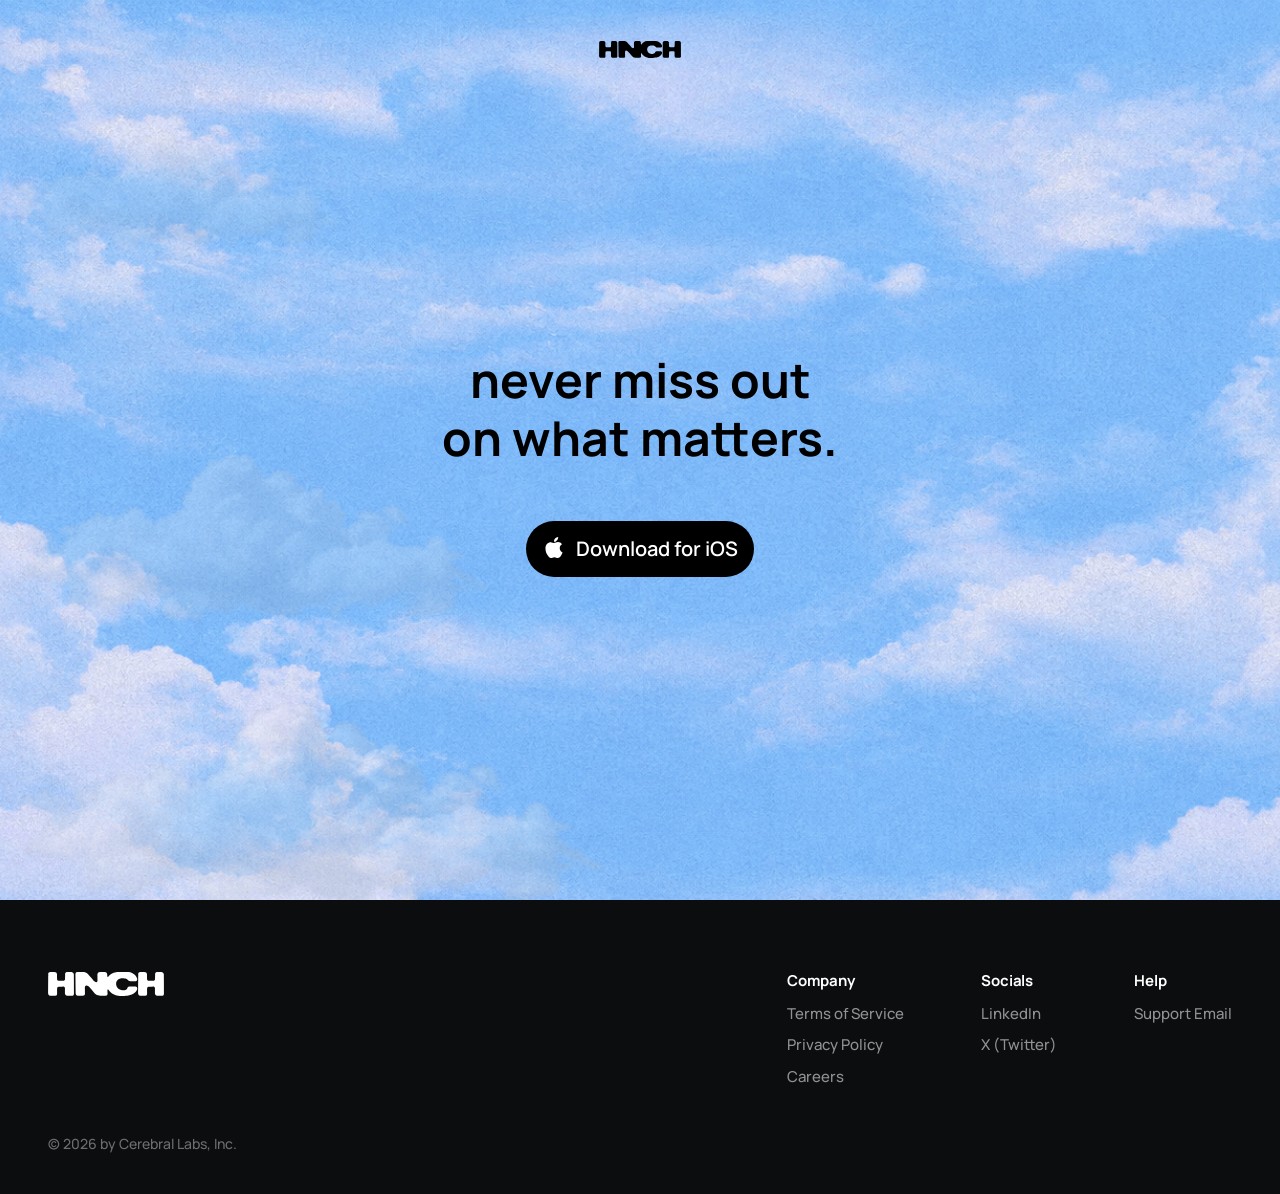
<file: index.html>
<!doctype html>
<html lang="en">
  <head>
    <meta charset="UTF-8" />
    <meta name="viewport" content="width=device-width, initial-scale=1, viewport-fit=cover" />
    <meta name="theme-color" content="#91c9f7" />
    <meta
      name="description"
      content="Never miss out on what matters. Download HNCH for iOS."
    />
    <title>HNCH — Never miss out</title>
    <link rel="icon" type="image/png" href="/assets/hnch-icon.png" />
    <link rel="apple-touch-icon" href="/assets/hnch-icon.png" />
    <link rel="stylesheet" href="styles.css?v=20260929-restore-footer" />
    <script src="script.js?v=20260929-restore-footer" defer></script>
    <script src="campaign.js?v=20261019-campaign-ref" defer></script>
  </head>
  <body>
    <main class="landing" data-node-id="1:20733">
      <img
        class="landing__sky"
        src="assets/sky.png"
        alt=""
        aria-hidden="true"
      />

      <div class="cloud-field" aria-hidden="true">
        <img
          class="floating-cloud floating-cloud--far"
          src="assets/cloud-realistic.png"
          alt=""
          draggable="false"
        />
        <img
          class="floating-cloud floating-cloud--middle"
          src="assets/cloud-realistic.png"
          alt=""
          draggable="false"
        />
        <img
          class="floating-cloud floating-cloud--near"
          src="assets/cloud-realistic.png"
          alt=""
          draggable="false"
        />
      </div>

      <img
        class="landing__logo"
        src="assets/hnch-wordmark-white.svg"
        width="888"
        height="181"
        alt="HNCH"
        data-node-id="1:20735"
      />

      <section class="hero" aria-labelledby="hero-title">
        <h1 id="hero-title" data-node-id="1:20734">
          <span>never miss out</span>
          <span>on what matters.</span>
        </h1>

        <a
          class="download-button"
          href="https://apps.apple.com/app/apple-store/id6764042802?pt=129186659&amp;ct=website&amp;mt=8"
          data-app-store
          target="_blank"
          rel="noopener noreferrer"
          aria-label="Download HNCH for iOS on the App Store"
          data-node-id="1:20738"
        >
          <img
            src="assets/apple-icon.svg"
            width="24"
            height="24"
            alt=""
            aria-hidden="true"
            data-node-id="1:20740"
          />
          <span data-node-id="1:20742">Download for iOS</span>
        </a>
      </section>
    </main>

    <footer class="site-footer">
      <div class="site-footer__inner">
      <a class="site-footer__brand" href="/" aria-label="HNCH home">
        <img
          src="assets/hnch-wordmark-white.svg"
          width="888"
          height="181"
          alt="HNCH"
        />
      </a>

      <nav class="site-footer__nav" aria-label="Footer navigation">
        <section class="footer-group footer-group--company">
          <h2>Company</h2>
          <a href="/terms-of-service/">Terms of Service</a>
          <a href="/privacy/">Privacy Policy</a>
          <a href="https://www.linkedin.com/company/pingaiapp/jobs" target="_blank" rel="noopener noreferrer">Careers</a>
        </section>

        <section class="footer-group">
          <h2>Socials</h2>
          <a href="https://www.linkedin.com/company/pingaiapp" target="_blank" rel="noopener noreferrer">
            LinkedIn
          </a>
          <a href="https://x.com/blitzo" target="_blank" rel="noopener noreferrer">
            X (Twitter)
          </a>
        </section>

        <section class="footer-group">
          <h2>Help</h2>
          <a href="mailto:support@cerebrallabs.xyz">Support Email</a>
        </section>
      </nav>

      <p class="site-footer__copyright">© 2026 by Cerebral Labs, Inc.</p>
      </div>
    </footer>
    <div class="browser-top-edge" aria-hidden="true"></div>
  </body>
</html>
</file>
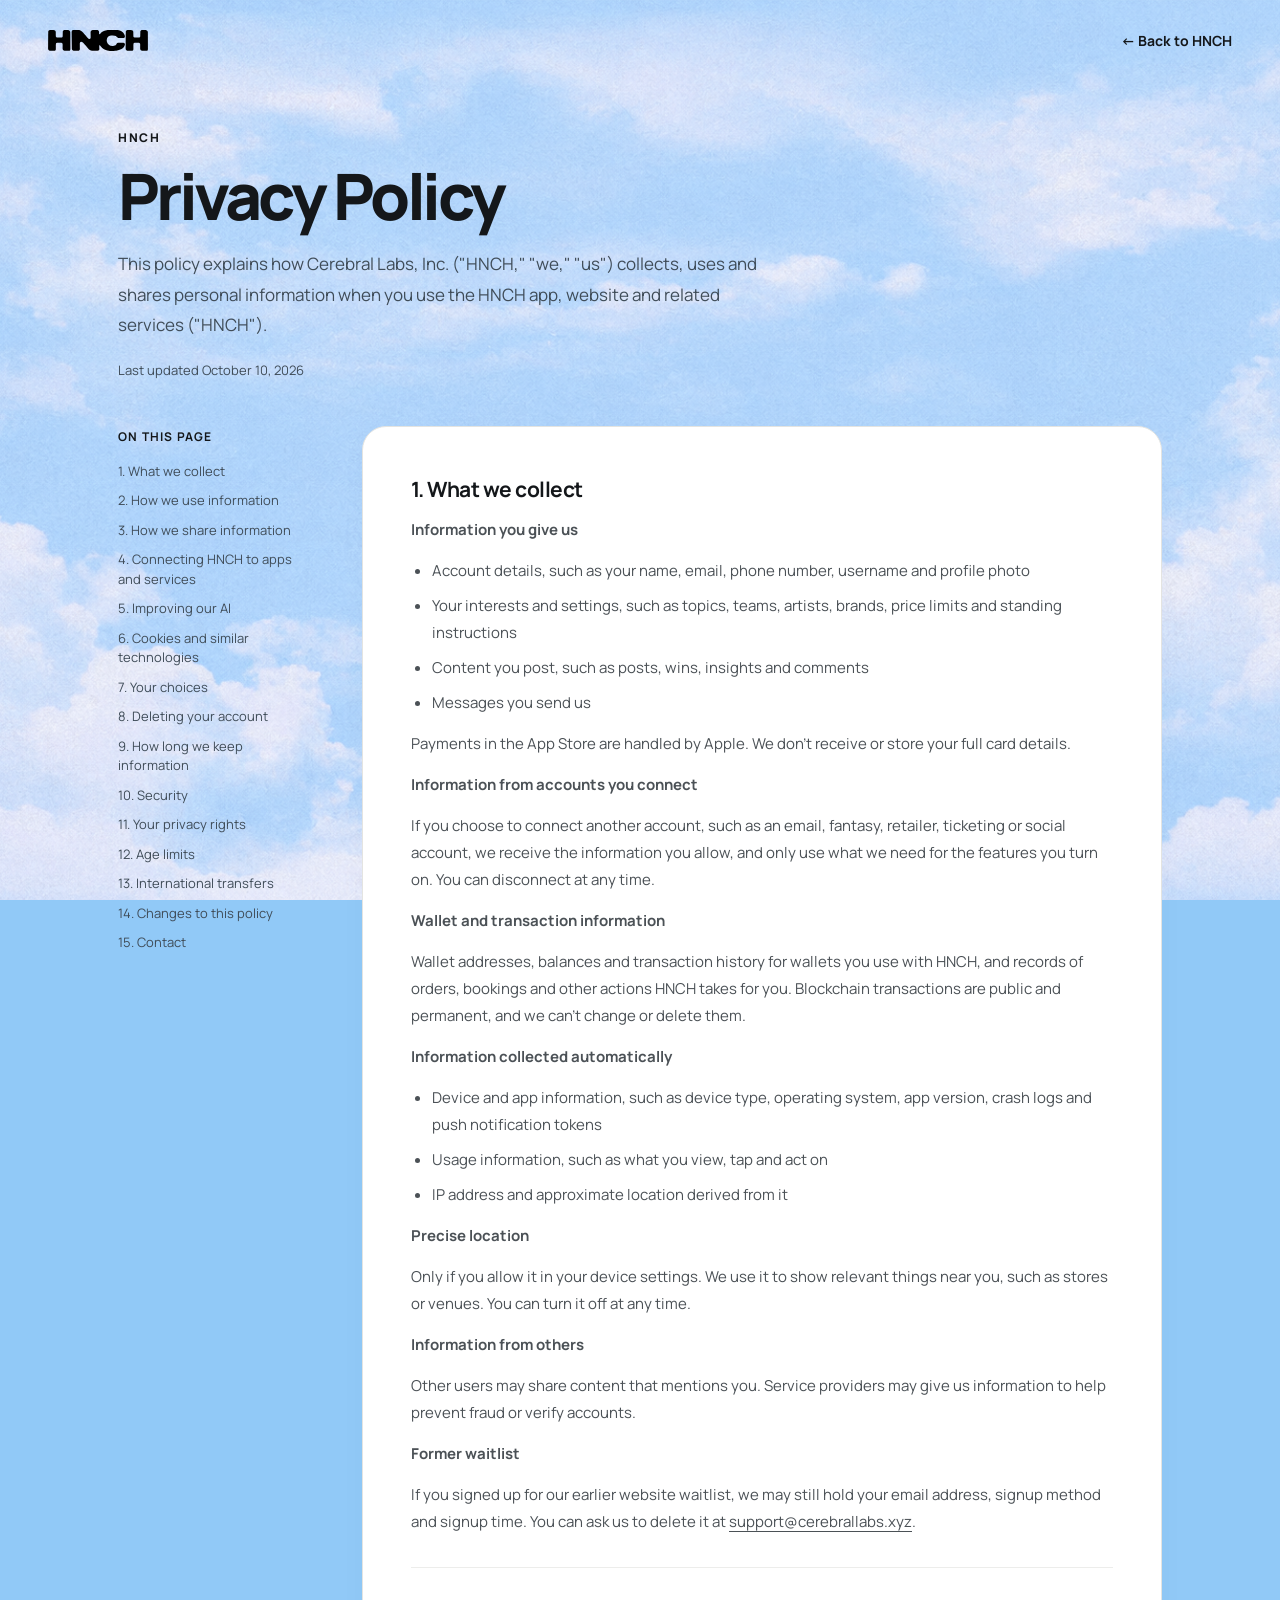
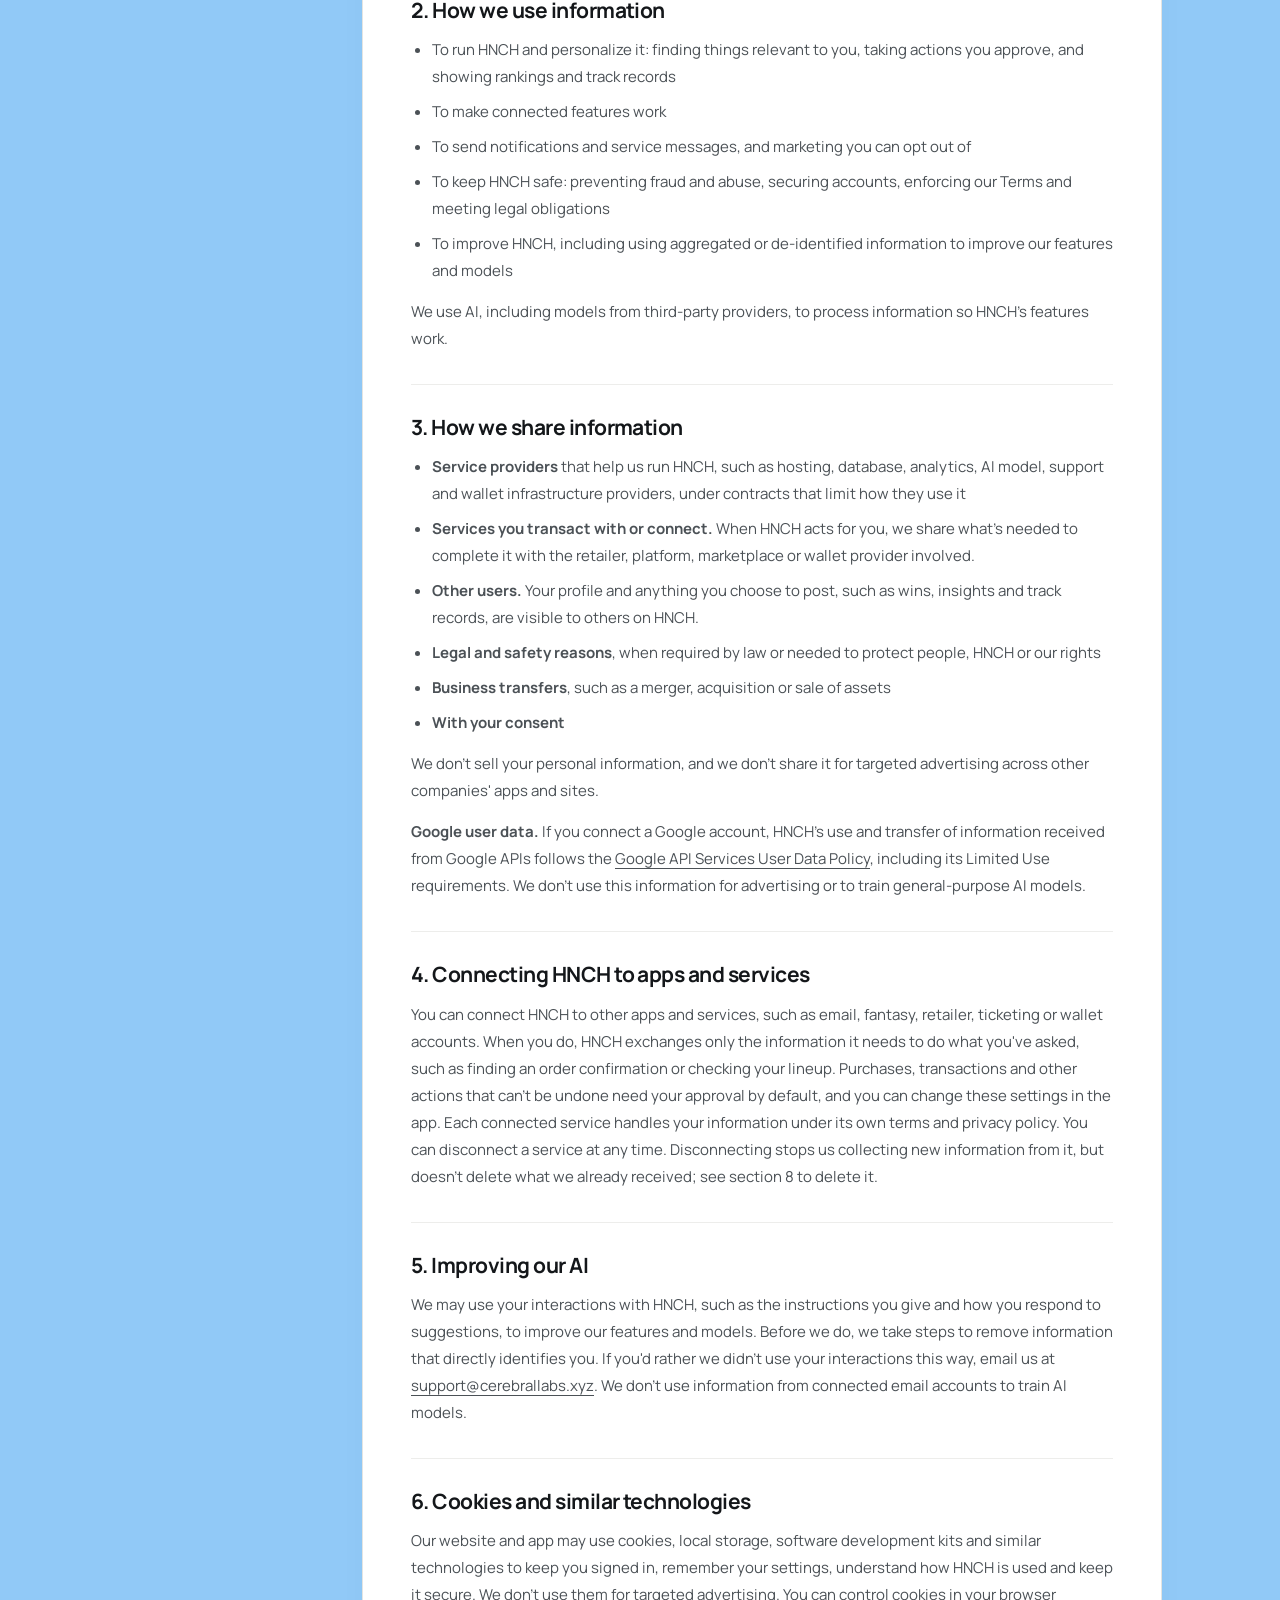
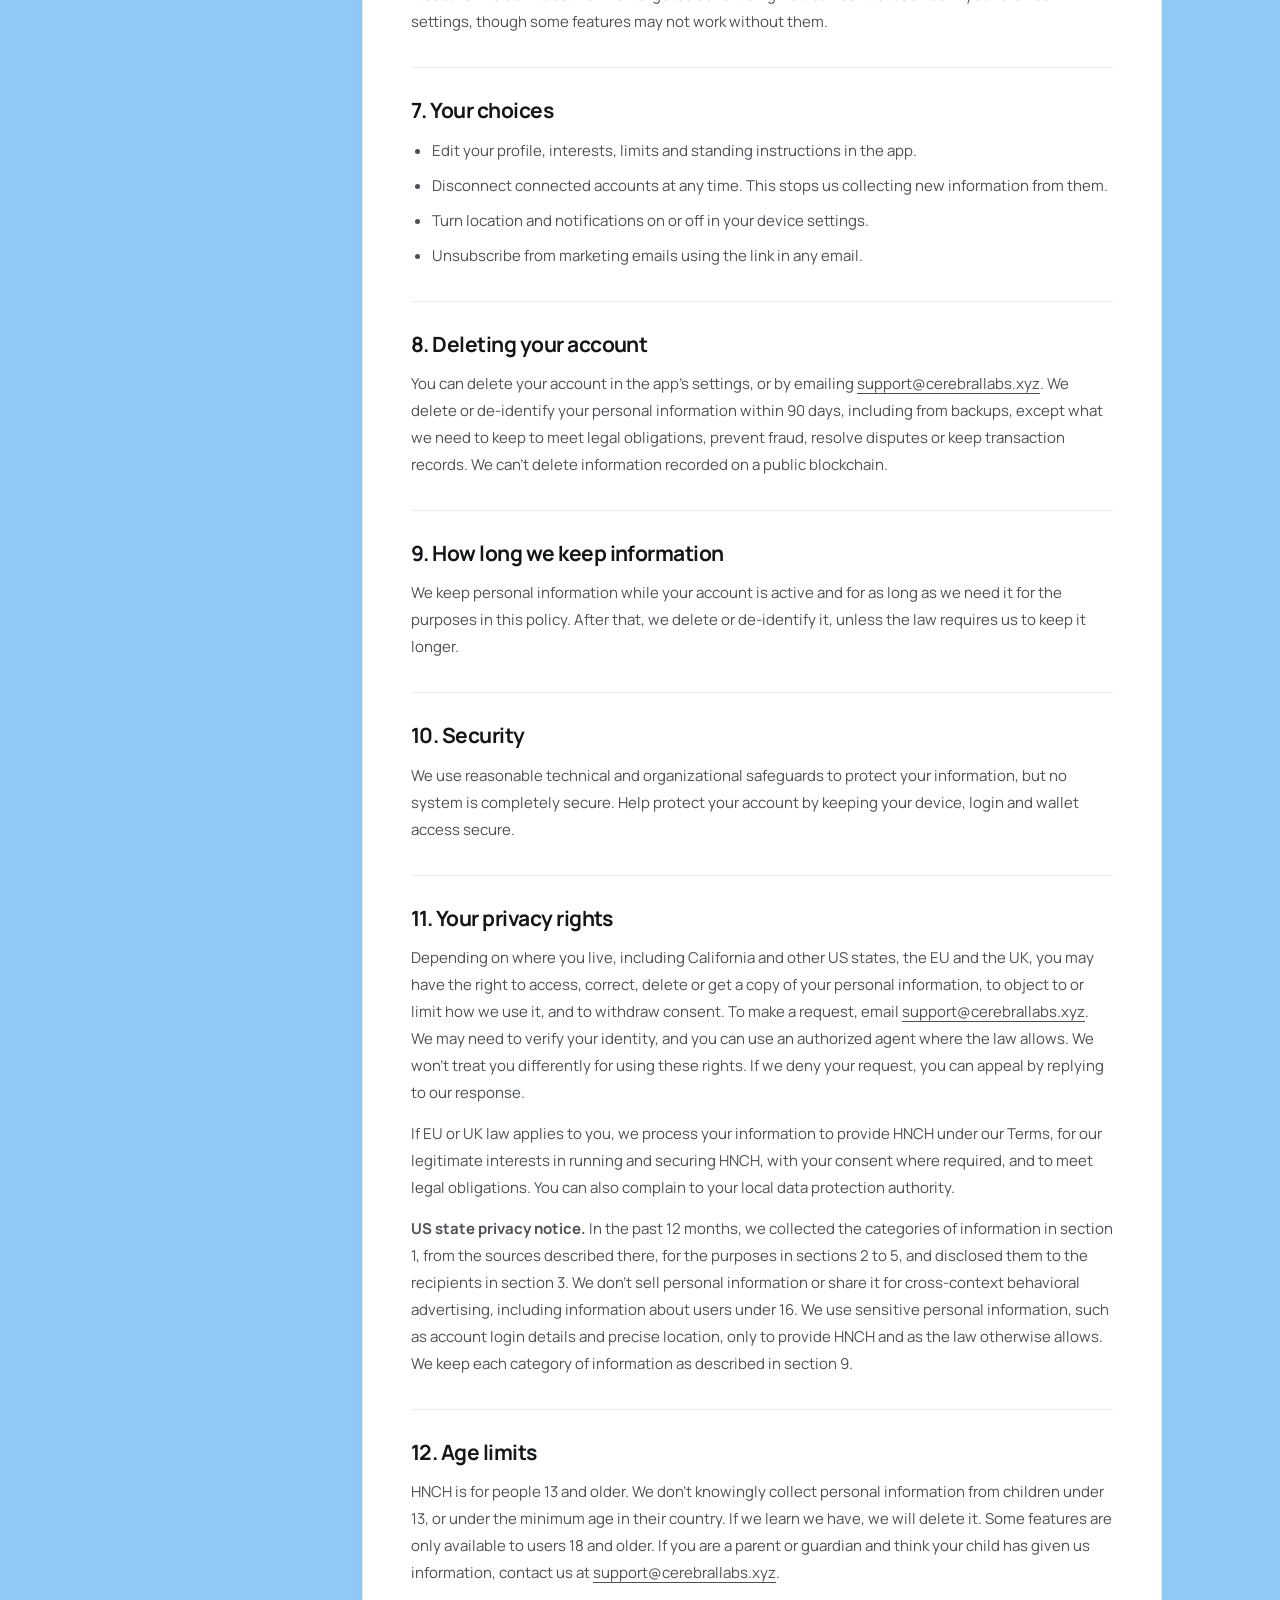
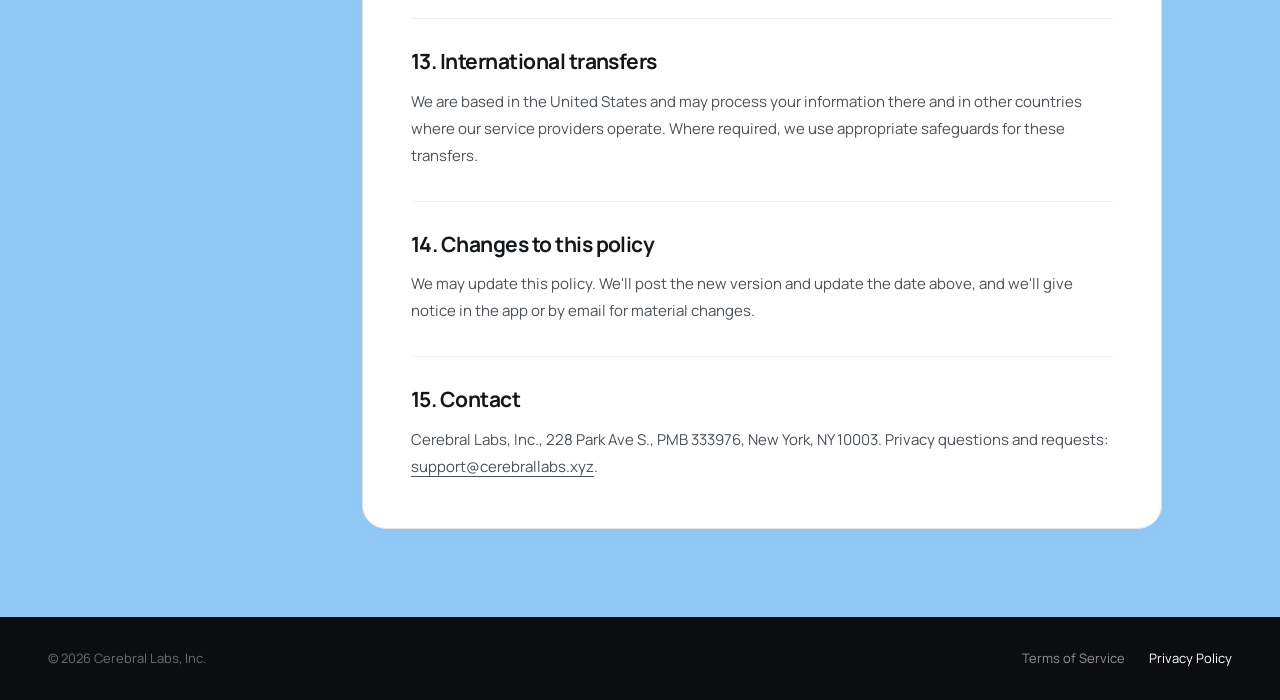
<file: privacy/index.html>
<!DOCTYPE html>
<html lang="en">
<head>
  <meta charset="UTF-8">
  <meta name="viewport" content="width=device-width, initial-scale=1">
  <meta name="theme-color" content="#91c9f7">
  <title>Privacy Policy — HNCH</title>
  <meta name="description" content="How Cerebral Labs, Inc. collects, uses and shares personal information when you use HNCH.">
  <link rel="canonical" href="https://hnchapp.com/privacy/">
  <link rel="icon" type="image/png" href="/assets/hnch-icon.png" />
  <link rel="preconnect" href="https://fonts.googleapis.com">
  <link rel="preconnect" href="https://fonts.gstatic.com" crossorigin>
  <link href="https://fonts.googleapis.com/css2?family=Manrope:wght@400;500;600;700;800&display=swap" rel="stylesheet">
  <link rel="stylesheet" href="/legal.css?v=20261010-policies">
</head>
<body>
  <a class="skip-link" href="#main">Skip to content</a>
  <header class="nav">
    <a class="brand" href="/" aria-label="HNCH home"><img src="/assets/hnch-wordmark.svg" alt="HNCH" width="888" height="181"></a>
    <a class="home-link" href="/">← Back to HNCH</a>
  </header>
  <main id="main">
    <div class="eyebrow">HNCH</div>
    <h1>Privacy Policy</h1>
    <p class="intro">This policy explains how Cerebral Labs, Inc. (&quot;HNCH,&quot; &quot;we,&quot; &quot;us&quot;) collects, uses and shares personal information when you use the HNCH app, website and related services (&quot;HNCH&quot;).</p>
    <p class="date">Last updated <time datetime="2026-10-10">October 10, 2026</time></p>
    <div class="layout">
      <nav class="contents" aria-label="On this page">
        <h2>On this page</h2>
        <ol>
          <li><a href="#what-we-collect">1. What we collect</a></li>
          <li><a href="#how-we-use-information">2. How we use information</a></li>
          <li><a href="#how-we-share-information">3. How we share information</a></li>
          <li><a href="#connecting-hnch-to-apps-and-services">4. Connecting HNCH to apps and services</a></li>
          <li><a href="#improving-our-ai">5. Improving our AI</a></li>
          <li><a href="#cookies-and-similar-technologies">6. Cookies and similar technologies</a></li>
          <li><a href="#your-choices">7. Your choices</a></li>
          <li><a href="#deleting-your-account">8. Deleting your account</a></li>
          <li><a href="#how-long-we-keep-information">9. How long we keep information</a></li>
          <li><a href="#security">10. Security</a></li>
          <li><a href="#your-privacy-rights">11. Your privacy rights</a></li>
          <li><a href="#age-limits">12. Age limits</a></li>
          <li><a href="#international-transfers">13. International transfers</a></li>
          <li><a href="#changes-to-this-policy">14. Changes to this policy</a></li>
          <li><a href="#contact">15. Contact</a></li>
        </ol>
      </nav>
      <article aria-label="Privacy Policy">
        <section id="what-we-collect">
          <h2>1. What we collect</h2>
          <p><strong>Information you give us</strong></p>
          <ul>
            <li>Account details, such as your name, email, phone number, username and profile photo</li>
            <li>Your interests and settings, such as topics, teams, artists, brands, price limits and standing instructions</li>
            <li>Content you post, such as posts, wins, insights and comments</li>
            <li>Messages you send us</li>
          </ul>
          <p>Payments in the App Store are handled by Apple. We don&#x27;t receive or store your full card details.</p>
          <p><strong>Information from accounts you connect</strong></p>
          <p>If you choose to connect another account, such as an email, fantasy, retailer, ticketing or social account, we receive the information you allow, and only use what we need for the features you turn on. You can disconnect at any time.</p>
          <p><strong>Wallet and transaction information</strong></p>
          <p>Wallet addresses, balances and transaction history for wallets you use with HNCH, and records of orders, bookings and other actions HNCH takes for you. Blockchain transactions are public and permanent, and we can&#x27;t change or delete them.</p>
          <p><strong>Information collected automatically</strong></p>
          <ul>
            <li>Device and app information, such as device type, operating system, app version, crash logs and push notification tokens</li>
            <li>Usage information, such as what you view, tap and act on</li>
            <li>IP address and approximate location derived from it</li>
          </ul>
          <p><strong>Precise location</strong></p>
          <p>Only if you allow it in your device settings. We use it to show relevant things near you, such as stores or venues. You can turn it off at any time.</p>
          <p><strong>Information from others</strong></p>
          <p>Other users may share content that mentions you. Service providers may give us information to help prevent fraud or verify accounts.</p>
          <p><strong>Former waitlist</strong></p>
          <p>If you signed up for our earlier website waitlist, we may still hold your email address, signup method and signup time. You can ask us to delete it at <a href="mailto:support@cerebrallabs.xyz">support@cerebrallabs.xyz</a>.</p>
        </section>
        <section id="how-we-use-information">
          <h2>2. How we use information</h2>
          <ul>
            <li>To run HNCH and personalize it: finding things relevant to you, taking actions you approve, and showing rankings and track records</li>
            <li>To make connected features work</li>
            <li>To send notifications and service messages, and marketing you can opt out of</li>
            <li>To keep HNCH safe: preventing fraud and abuse, securing accounts, enforcing our Terms and meeting legal obligations</li>
            <li>To improve HNCH, including using aggregated or de-identified information to improve our features and models</li>
          </ul>
          <p>We use AI, including models from third-party providers, to process information so HNCH&#x27;s features work.</p>
        </section>
        <section id="how-we-share-information">
          <h2>3. How we share information</h2>
          <ul>
            <li><strong>Service providers</strong> that help us run HNCH, such as hosting, database, analytics, AI model, support and wallet infrastructure providers, under contracts that limit how they use it</li>
            <li><strong>Services you transact with or connect.</strong> When HNCH acts for you, we share what&#x27;s needed to complete it with the retailer, platform, marketplace or wallet provider involved.</li>
            <li><strong>Other users.</strong> Your profile and anything you choose to post, such as wins, insights and track records, are visible to others on HNCH.</li>
            <li><strong>Legal and safety reasons</strong>, when required by law or needed to protect people, HNCH or our rights</li>
            <li><strong>Business transfers</strong>, such as a merger, acquisition or sale of assets</li>
            <li><strong>With your consent</strong></li>
          </ul>
          <p>We don&#x27;t sell your personal information, and we don&#x27;t share it for targeted advertising across other companies&#x27; apps and sites.</p>
          <p><strong>Google user data.</strong> If you connect a Google account, HNCH&#x27;s use and transfer of information received from Google APIs follows the <a href="https://developers.google.com/terms/api-services-user-data-policy">Google API Services User Data Policy</a>, including its Limited Use requirements. We don&#x27;t use this information for advertising or to train general-purpose AI models.</p>
        </section>
        <section id="connecting-hnch-to-apps-and-services">
          <h2>4. Connecting HNCH to apps and services</h2>
          <p>You can connect HNCH to other apps and services, such as email, fantasy, retailer, ticketing or wallet accounts. When you do, HNCH exchanges only the information it needs to do what you&#x27;ve asked, such as finding an order confirmation or checking your lineup. Purchases, transactions and other actions that can&#x27;t be undone need your approval by default, and you can change these settings in the app. Each connected service handles your information under its own terms and privacy policy. You can disconnect a service at any time. Disconnecting stops us collecting new information from it, but doesn&#x27;t delete what we already received; see section 8 to delete it.</p>
        </section>
        <section id="improving-our-ai">
          <h2>5. Improving our AI</h2>
          <p>We may use your interactions with HNCH, such as the instructions you give and how you respond to suggestions, to improve our features and models. Before we do, we take steps to remove information that directly identifies you. If you&#x27;d rather we didn&#x27;t use your interactions this way, email us at <a href="mailto:support@cerebrallabs.xyz">support@cerebrallabs.xyz</a>. We don&#x27;t use information from connected email accounts to train AI models.</p>
        </section>
        <section id="cookies-and-similar-technologies">
          <h2>6. Cookies and similar technologies</h2>
          <p>Our website and app may use cookies, local storage, software development kits and similar technologies to keep you signed in, remember your settings, understand how HNCH is used and keep it secure. We don&#x27;t use them for targeted advertising. You can control cookies in your browser settings, though some features may not work without them.</p>
        </section>
        <section id="your-choices">
          <h2>7. Your choices</h2>
          <ul>
            <li>Edit your profile, interests, limits and standing instructions in the app.</li>
            <li>Disconnect connected accounts at any time. This stops us collecting new information from them.</li>
            <li>Turn location and notifications on or off in your device settings.</li>
            <li>Unsubscribe from marketing emails using the link in any email.</li>
          </ul>
        </section>
        <section id="deleting-your-account">
          <h2>8. Deleting your account</h2>
          <p>You can delete your account in the app&#x27;s settings, or by emailing <a href="mailto:support@cerebrallabs.xyz">support@cerebrallabs.xyz</a>. We delete or de-identify your personal information within 90 days, including from backups, except what we need to keep to meet legal obligations, prevent fraud, resolve disputes or keep transaction records. We can&#x27;t delete information recorded on a public blockchain.</p>
        </section>
        <section id="how-long-we-keep-information">
          <h2>9. How long we keep information</h2>
          <p>We keep personal information while your account is active and for as long as we need it for the purposes in this policy. After that, we delete or de-identify it, unless the law requires us to keep it longer.</p>
        </section>
        <section id="security">
          <h2>10. Security</h2>
          <p>We use reasonable technical and organizational safeguards to protect your information, but no system is completely secure. Help protect your account by keeping your device, login and wallet access secure.</p>
        </section>
        <section id="your-privacy-rights">
          <h2>11. Your privacy rights</h2>
          <p>Depending on where you live, including California and other US states, the EU and the UK, you may have the right to access, correct, delete or get a copy of your personal information, to object to or limit how we use it, and to withdraw consent. To make a request, email <a href="mailto:support@cerebrallabs.xyz">support@cerebrallabs.xyz</a>. We may need to verify your identity, and you can use an authorized agent where the law allows. We won&#x27;t treat you differently for using these rights. If we deny your request, you can appeal by replying to our response.</p>
          <p>If EU or UK law applies to you, we process your information to provide HNCH under our Terms, for our legitimate interests in running and securing HNCH, with your consent where required, and to meet legal obligations. You can also complain to your local data protection authority.</p>
          <p><strong>US state privacy notice.</strong> In the past 12 months, we collected the categories of information in section 1, from the sources described there, for the purposes in sections 2 to 5, and disclosed them to the recipients in section 3. We don&#x27;t sell personal information or share it for cross-context behavioral advertising, including information about users under 16. We use sensitive personal information, such as account login details and precise location, only to provide HNCH and as the law otherwise allows. We keep each category of information as described in section 9.</p>
        </section>
        <section id="age-limits">
          <h2>12. Age limits</h2>
          <p>HNCH is for people 13 and older. We don&#x27;t knowingly collect personal information from children under 13, or under the minimum age in their country. If we learn we have, we will delete it. Some features are only available to users 18 and older. If you are a parent or guardian and think your child has given us information, contact us at <a href="mailto:support@cerebrallabs.xyz">support@cerebrallabs.xyz</a>.</p>
        </section>
        <section id="international-transfers">
          <h2>13. International transfers</h2>
          <p>We are based in the United States and may process your information there and in other countries where our service providers operate. Where required, we use appropriate safeguards for these transfers.</p>
        </section>
        <section id="changes-to-this-policy">
          <h2>14. Changes to this policy</h2>
          <p>We may update this policy. We&#x27;ll post the new version and update the date above, and we&#x27;ll give notice in the app or by email for material changes.</p>
        </section>
        <section id="contact">
          <h2>15. Contact</h2>
          <p>Cerebral Labs, Inc., 228 Park Ave S., PMB 333976, New York, NY 10003. Privacy questions and requests: <a href="mailto:support@cerebrallabs.xyz">support@cerebrallabs.xyz</a>.</p>
        </section>
      </article>
    </div>
  </main>
  <footer class="footer">
    <div class="footer-inner">
      <p>© 2026 Cerebral Labs, Inc.</p>
      <nav aria-label="Footer">
        <a href="/terms-of-service/">Terms of Service</a>
        <a href="/privacy/" aria-current="page">Privacy Policy</a>
      </nav>
    </div>
  </footer>
</body>
</html>
</file>
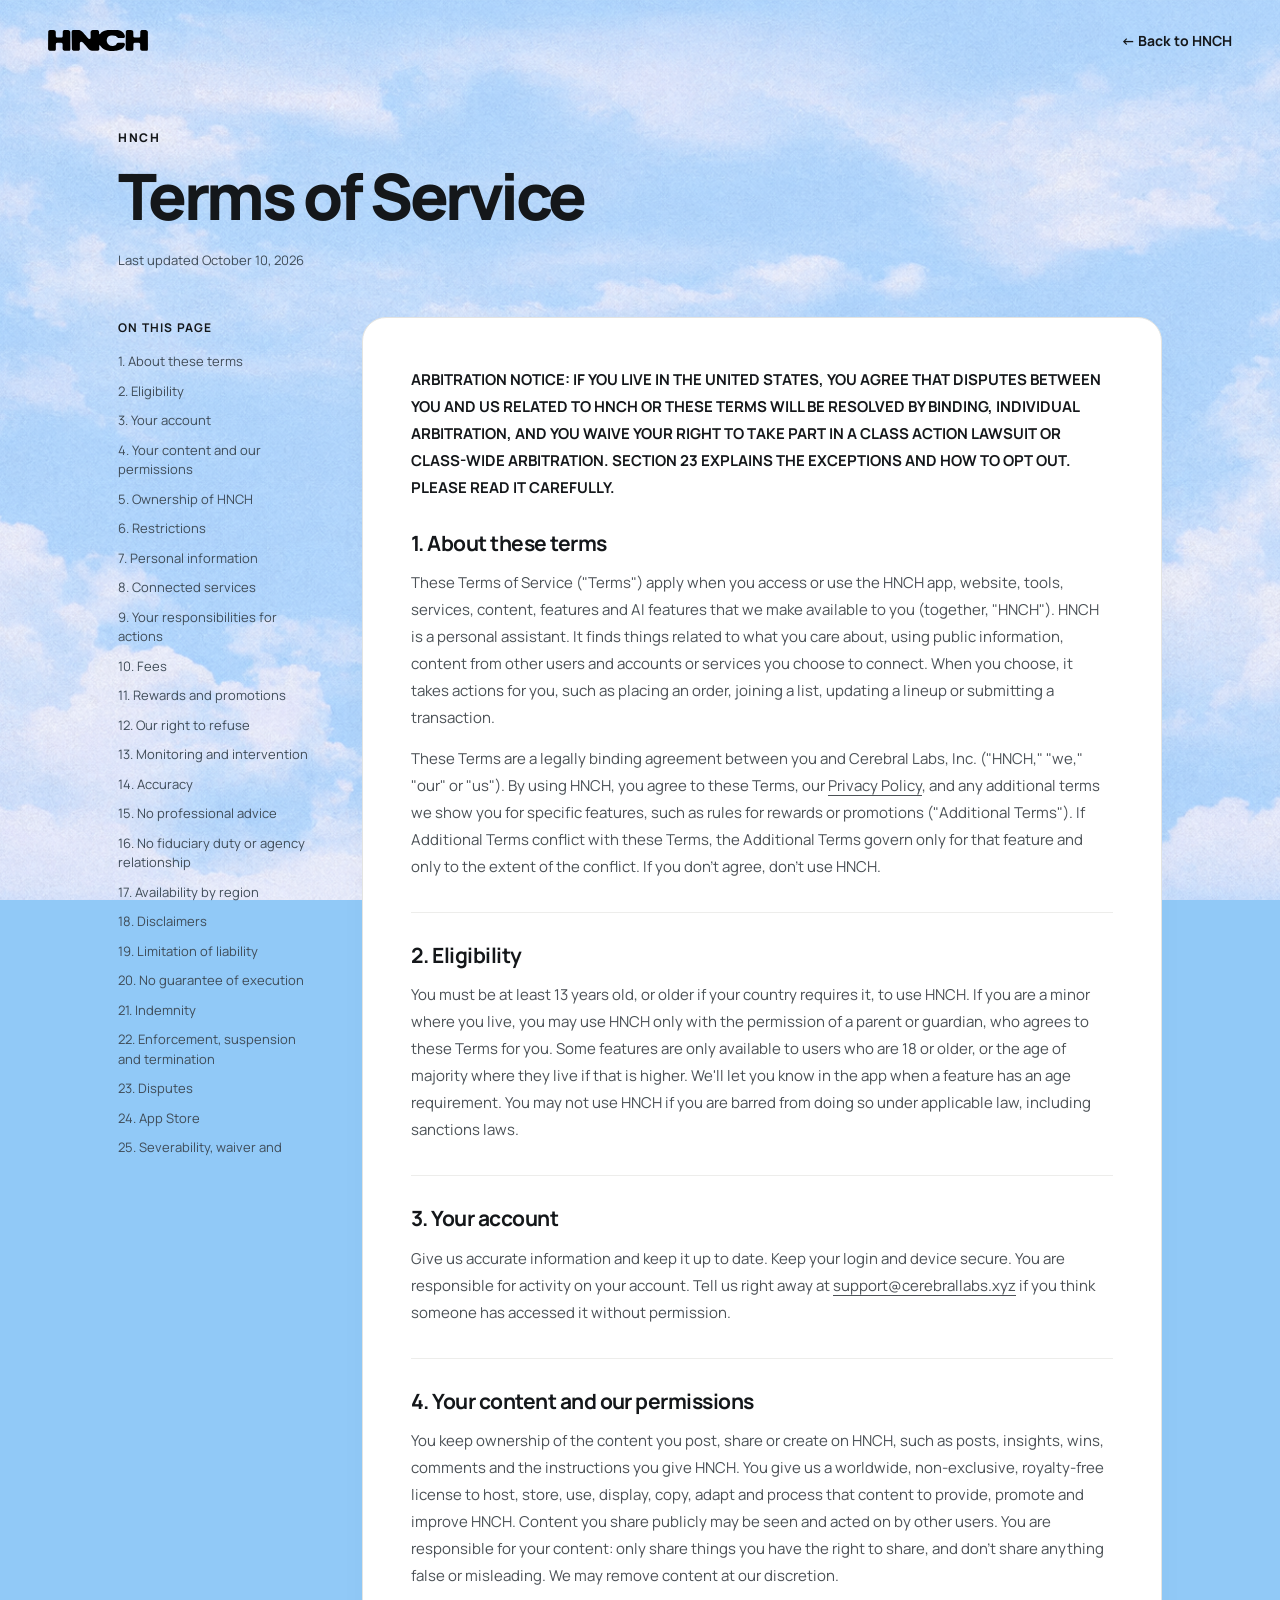
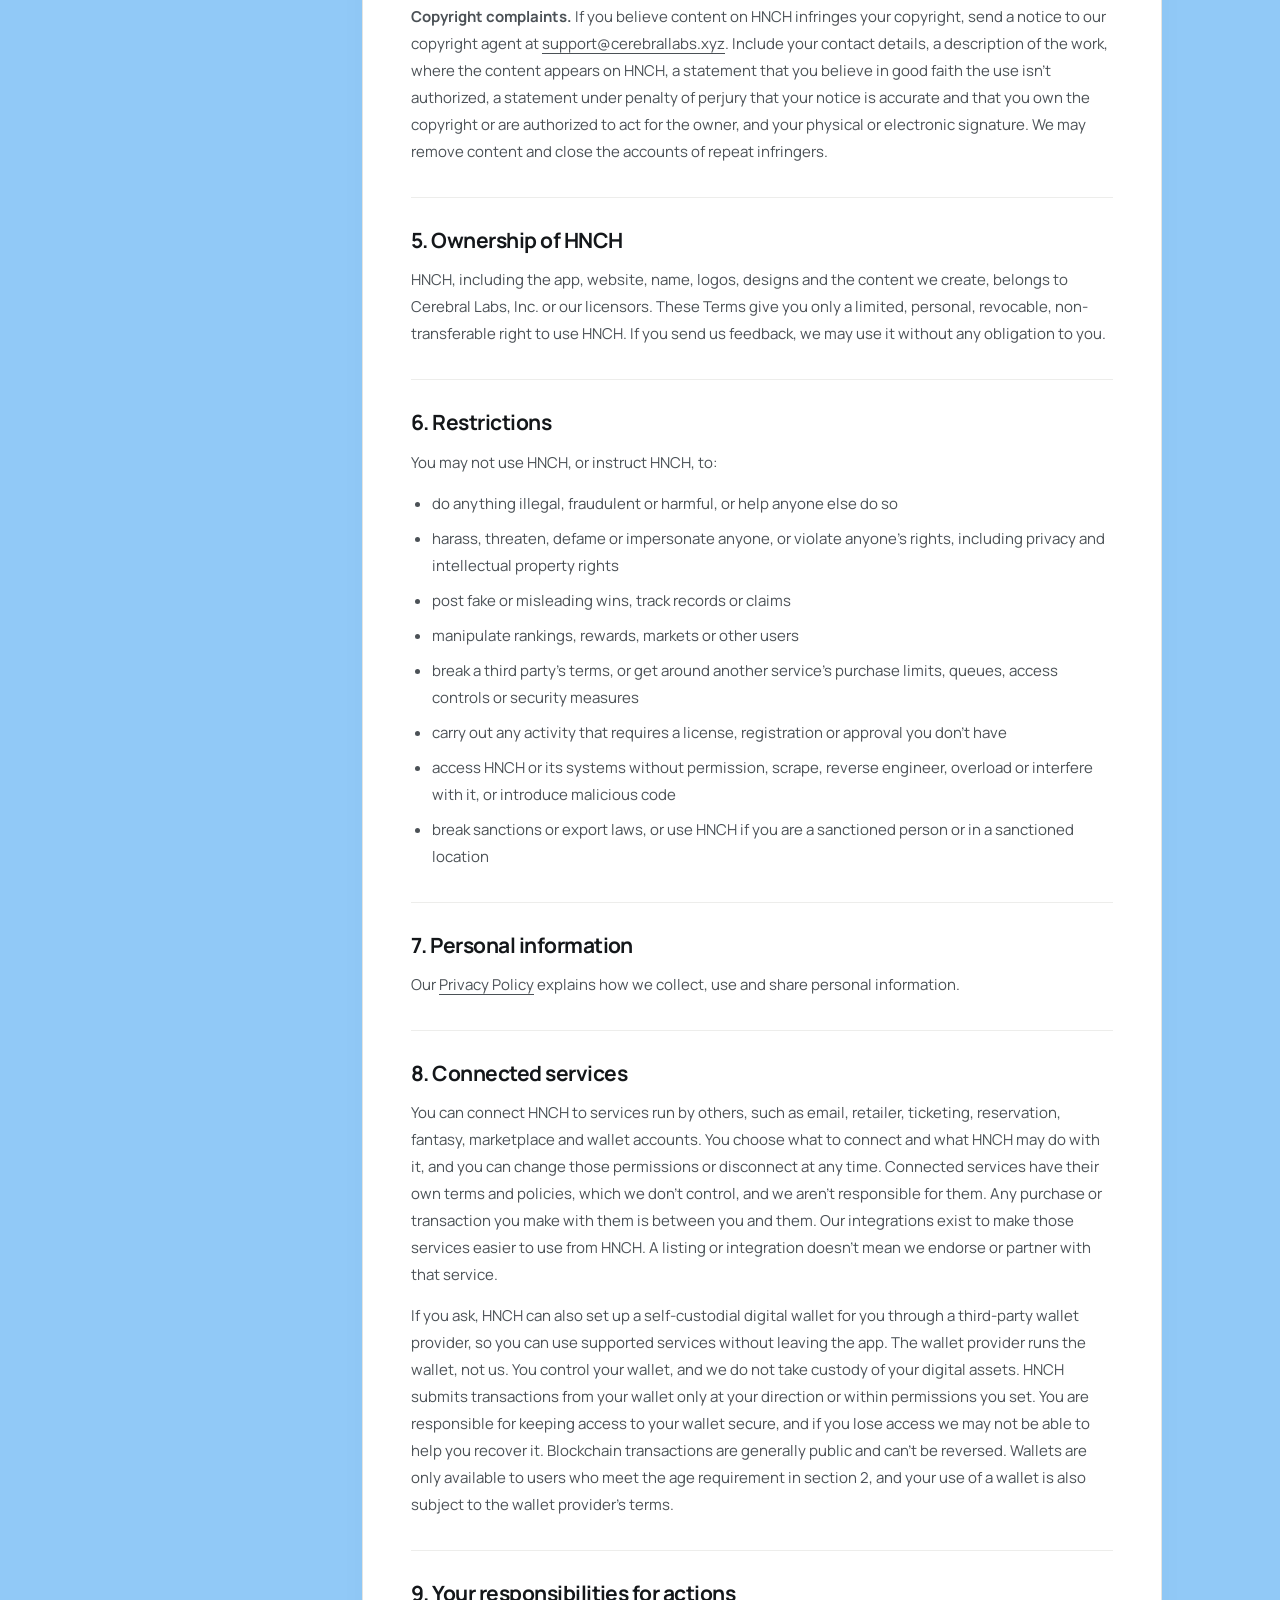
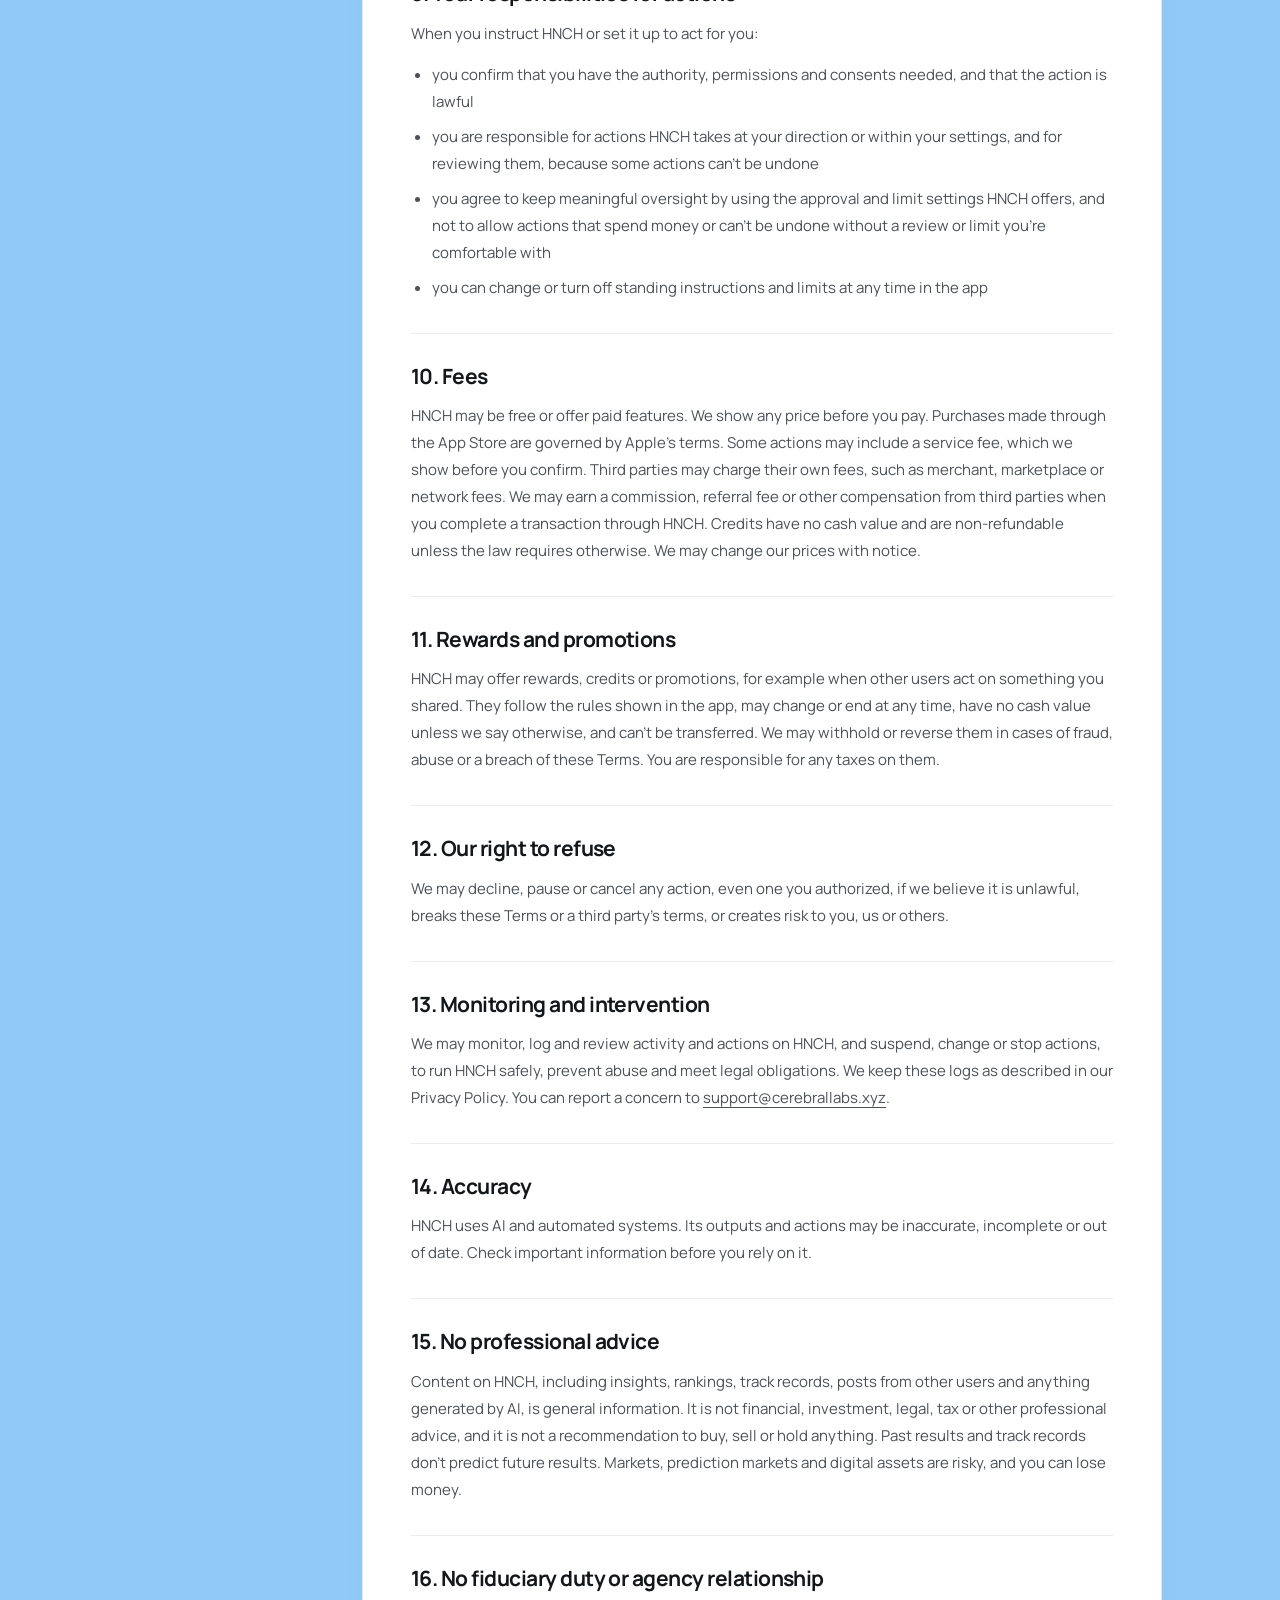
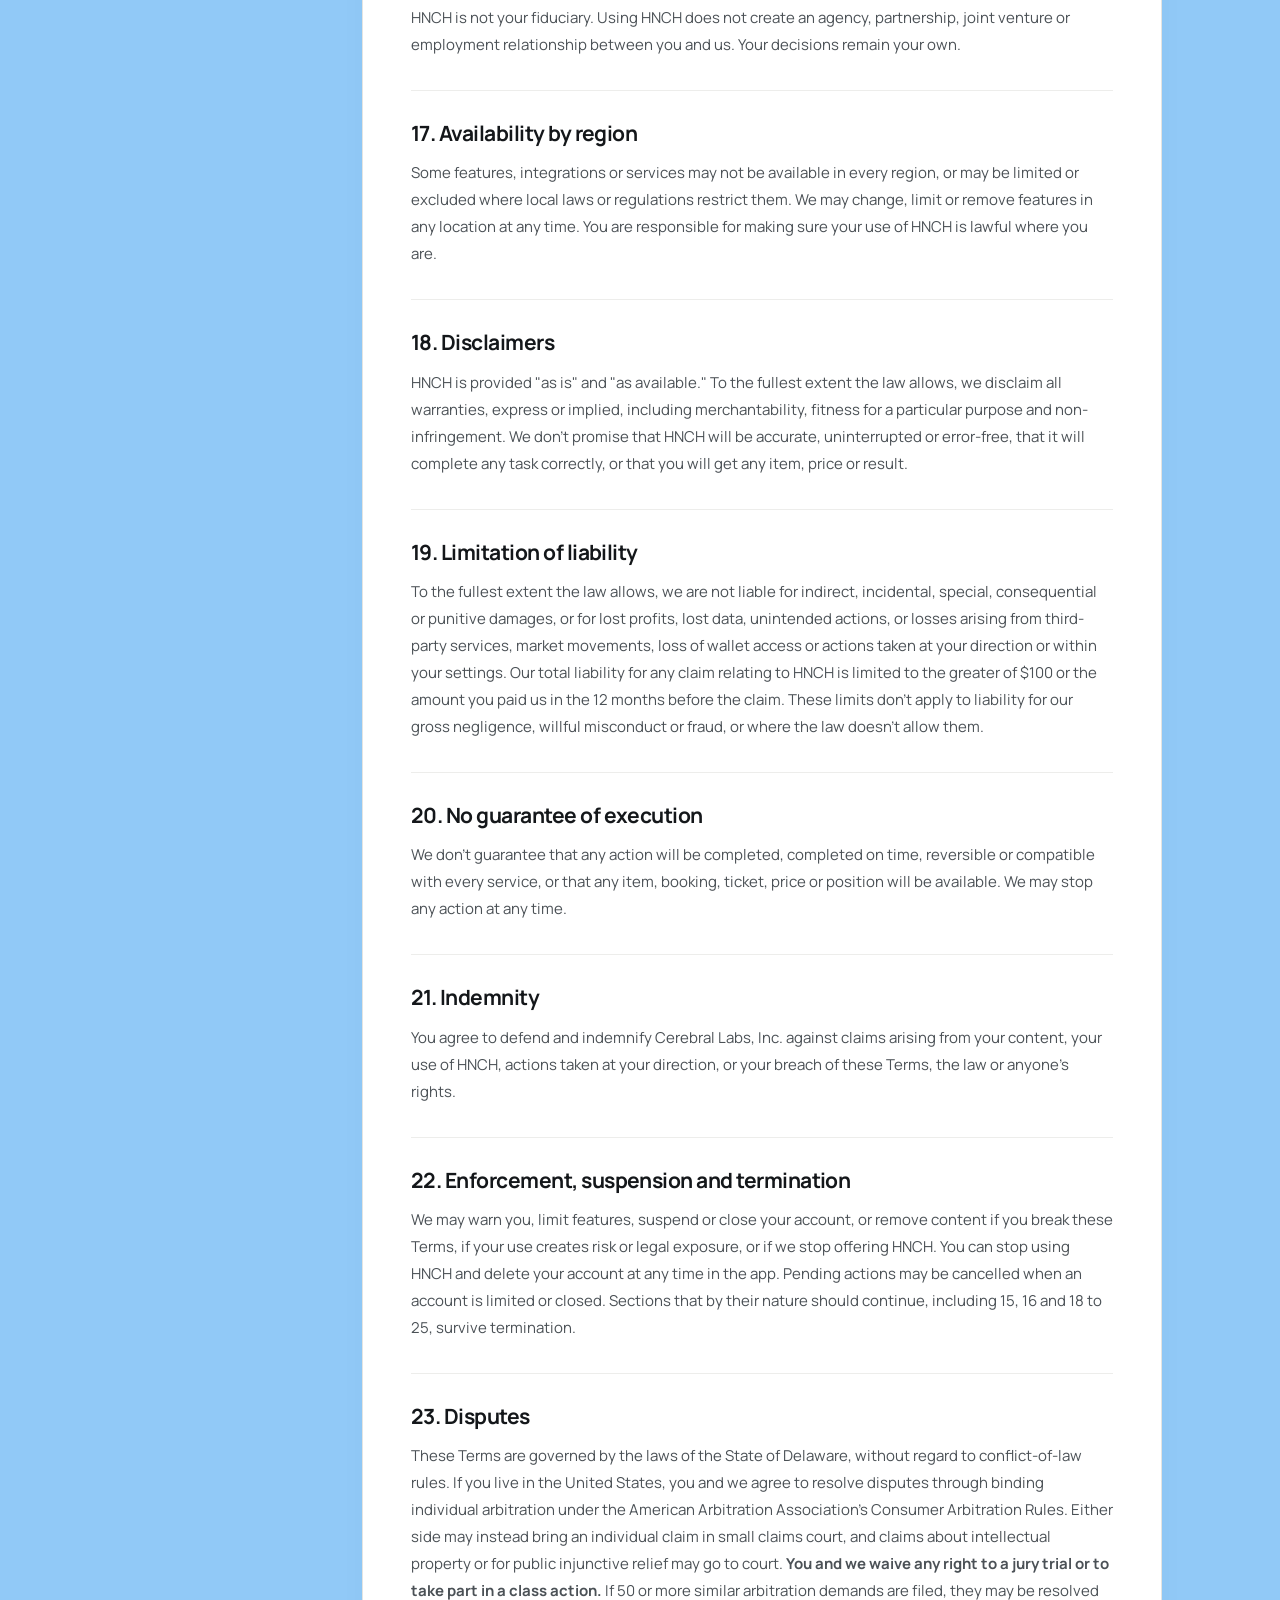
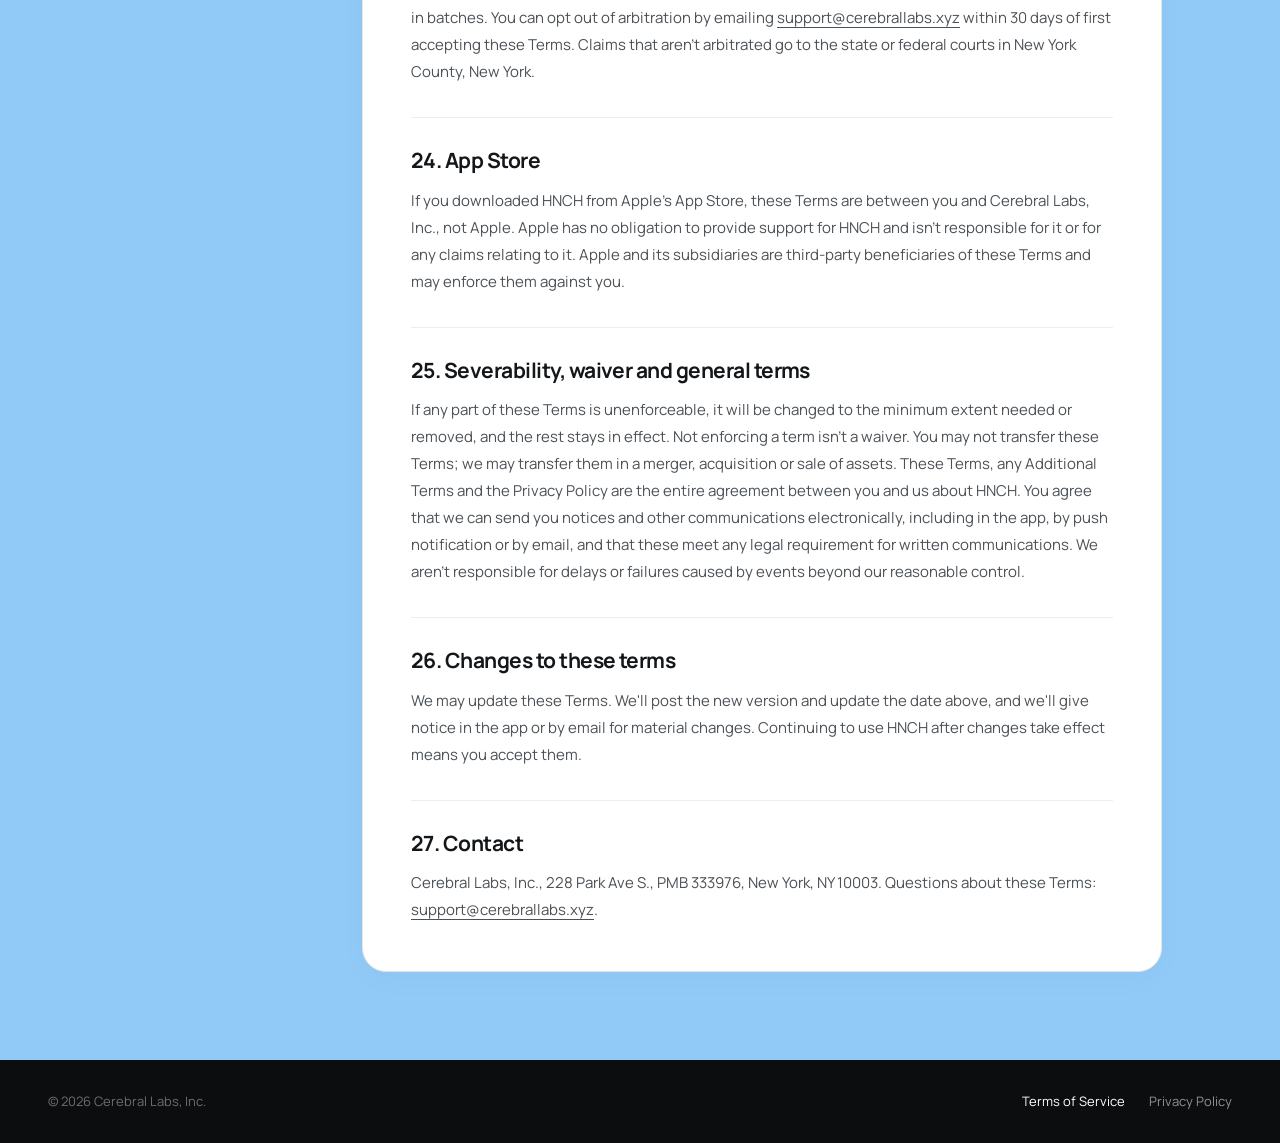
<file: terms-of-service/index.html>
<!DOCTYPE html>
<html lang="en">
<head>
  <meta charset="UTF-8">
  <meta name="viewport" content="width=device-width, initial-scale=1">
  <meta name="theme-color" content="#91c9f7">
  <title>Terms of Service — HNCH</title>
  <meta name="description" content="Terms governing your use of the HNCH app, website and related services.">
  <link rel="canonical" href="https://hnchapp.com/terms-of-service/">
  <link rel="icon" type="image/png" href="/assets/hnch-icon.png" />
  <link rel="preconnect" href="https://fonts.googleapis.com">
  <link rel="preconnect" href="https://fonts.gstatic.com" crossorigin>
  <link href="https://fonts.googleapis.com/css2?family=Manrope:wght@400;500;600;700;800&display=swap" rel="stylesheet">
  <link rel="stylesheet" href="/legal.css?v=20261010-policies">
</head>
<body>
  <a class="skip-link" href="#main">Skip to content</a>
  <header class="nav">
    <a class="brand" href="/" aria-label="HNCH home"><img src="/assets/hnch-wordmark.svg" alt="HNCH" width="888" height="181"></a>
    <a class="home-link" href="/">← Back to HNCH</a>
  </header>
  <main id="main">
    <div class="eyebrow">HNCH</div>
    <h1>Terms of Service</h1>
    <p class="date">Last updated <time datetime="2026-10-10">October 10, 2026</time></p>
    <div class="layout">
      <nav class="contents" aria-label="On this page">
        <h2>On this page</h2>
        <ol>
          <li><a href="#about-these-terms">1. About these terms</a></li>
          <li><a href="#eligibility">2. Eligibility</a></li>
          <li><a href="#your-account">3. Your account</a></li>
          <li><a href="#your-content-and-our-permissions">4. Your content and our permissions</a></li>
          <li><a href="#ownership-of-hnch">5. Ownership of HNCH</a></li>
          <li><a href="#restrictions">6. Restrictions</a></li>
          <li><a href="#personal-information">7. Personal information</a></li>
          <li><a href="#connected-services">8. Connected services</a></li>
          <li><a href="#your-responsibilities-for-actions">9. Your responsibilities for actions</a></li>
          <li><a href="#fees">10. Fees</a></li>
          <li><a href="#rewards-and-promotions">11. Rewards and promotions</a></li>
          <li><a href="#our-right-to-refuse">12. Our right to refuse</a></li>
          <li><a href="#monitoring-and-intervention">13. Monitoring and intervention</a></li>
          <li><a href="#accuracy">14. Accuracy</a></li>
          <li><a href="#no-professional-advice">15. No professional advice</a></li>
          <li><a href="#no-fiduciary-duty-or-agency-relationship">16. No fiduciary duty or agency relationship</a></li>
          <li><a href="#availability-by-region">17. Availability by region</a></li>
          <li><a href="#disclaimers">18. Disclaimers</a></li>
          <li><a href="#limitation-of-liability">19. Limitation of liability</a></li>
          <li><a href="#no-guarantee-of-execution">20. No guarantee of execution</a></li>
          <li><a href="#indemnity">21. Indemnity</a></li>
          <li><a href="#enforcement-suspension-and-termination">22. Enforcement, suspension and termination</a></li>
          <li><a href="#disputes">23. Disputes</a></li>
          <li><a href="#app-store">24. App Store</a></li>
          <li><a href="#severability-waiver-and-general-terms">25. Severability, waiver and general terms</a></li>
          <li><a href="#changes-to-these-terms">26. Changes to these terms</a></li>
          <li><a href="#contact">27. Contact</a></li>
        </ol>
      </nav>
      <article aria-label="Terms of Service">
        <p class="legal-notice"><strong><strong>ARBITRATION NOTICE: IF YOU LIVE IN THE UNITED STATES, YOU AGREE THAT DISPUTES BETWEEN YOU AND US RELATED TO HNCH OR THESE TERMS WILL BE RESOLVED BY BINDING, INDIVIDUAL ARBITRATION, AND YOU WAIVE YOUR RIGHT TO TAKE PART IN A CLASS ACTION LAWSUIT OR CLASS-WIDE ARBITRATION. SECTION 23 EXPLAINS THE EXCEPTIONS AND HOW TO OPT OUT. PLEASE READ IT CAREFULLY.</strong></strong></p>
        <section id="about-these-terms">
          <h2>1. About these terms</h2>
          <p>These Terms of Service (&quot;Terms&quot;) apply when you access or use the HNCH app, website, tools, services, content, features and AI features that we make available to you (together, &quot;HNCH&quot;). HNCH is a personal assistant. It finds things related to what you care about, using public information, content from other users and accounts or services you choose to connect. When you choose, it takes actions for you, such as placing an order, joining a list, updating a lineup or submitting a transaction.</p>
          <p>These Terms are a legally binding agreement between you and Cerebral Labs, Inc. (&quot;HNCH,&quot; &quot;we,&quot; &quot;our&quot; or &quot;us&quot;). By using HNCH, you agree to these Terms, our <a href="/privacy/">Privacy Policy</a>, and any additional terms we show you for specific features, such as rules for rewards or promotions (&quot;Additional Terms&quot;). If Additional Terms conflict with these Terms, the Additional Terms govern only for that feature and only to the extent of the conflict. If you don&#x27;t agree, don&#x27;t use HNCH.</p>
        </section>
        <section id="eligibility">
          <h2>2. Eligibility</h2>
          <p>You must be at least 13 years old, or older if your country requires it, to use HNCH. If you are a minor where you live, you may use HNCH only with the permission of a parent or guardian, who agrees to these Terms for you. Some features are only available to users who are 18 or older, or the age of majority where they live if that is higher. We&#x27;ll let you know in the app when a feature has an age requirement. You may not use HNCH if you are barred from doing so under applicable law, including sanctions laws.</p>
        </section>
        <section id="your-account">
          <h2>3. Your account</h2>
          <p>Give us accurate information and keep it up to date. Keep your login and device secure. You are responsible for activity on your account. Tell us right away at <a href="mailto:support@cerebrallabs.xyz">support@cerebrallabs.xyz</a> if you think someone has accessed it without permission.</p>
        </section>
        <section id="your-content-and-our-permissions">
          <h2>4. Your content and our permissions</h2>
          <p>You keep ownership of the content you post, share or create on HNCH, such as posts, insights, wins, comments and the instructions you give HNCH. You give us a worldwide, non-exclusive, royalty-free license to host, store, use, display, copy, adapt and process that content to provide, promote and improve HNCH. Content you share publicly may be seen and acted on by other users. You are responsible for your content: only share things you have the right to share, and don&#x27;t share anything false or misleading. We may remove content at our discretion.</p>
          <p><strong>Copyright complaints.</strong> If you believe content on HNCH infringes your copyright, send a notice to our copyright agent at <a href="mailto:support@cerebrallabs.xyz">support@cerebrallabs.xyz</a>. Include your contact details, a description of the work, where the content appears on HNCH, a statement that you believe in good faith the use isn&#x27;t authorized, a statement under penalty of perjury that your notice is accurate and that you own the copyright or are authorized to act for the owner, and your physical or electronic signature. We may remove content and close the accounts of repeat infringers.</p>
        </section>
        <section id="ownership-of-hnch">
          <h2>5. Ownership of HNCH</h2>
          <p>HNCH, including the app, website, name, logos, designs and the content we create, belongs to Cerebral Labs, Inc. or our licensors. These Terms give you only a limited, personal, revocable, non-transferable right to use HNCH. If you send us feedback, we may use it without any obligation to you.</p>
        </section>
        <section id="restrictions">
          <h2>6. Restrictions</h2>
          <p>You may not use HNCH, or instruct HNCH, to:</p>
          <ul>
            <li>do anything illegal, fraudulent or harmful, or help anyone else do so</li>
            <li>harass, threaten, defame or impersonate anyone, or violate anyone&#x27;s rights, including privacy and intellectual property rights</li>
            <li>post fake or misleading wins, track records or claims</li>
            <li>manipulate rankings, rewards, markets or other users</li>
            <li>break a third party&#x27;s terms, or get around another service&#x27;s purchase limits, queues, access controls or security measures</li>
            <li>carry out any activity that requires a license, registration or approval you don&#x27;t have</li>
            <li>access HNCH or its systems without permission, scrape, reverse engineer, overload or interfere with it, or introduce malicious code</li>
            <li>break sanctions or export laws, or use HNCH if you are a sanctioned person or in a sanctioned location</li>
          </ul>
        </section>
        <section id="personal-information">
          <h2>7. Personal information</h2>
          <p>Our <a href="/privacy/">Privacy Policy</a> explains how we collect, use and share personal information.</p>
        </section>
        <section id="connected-services">
          <h2>8. Connected services</h2>
          <p>You can connect HNCH to services run by others, such as email, retailer, ticketing, reservation, fantasy, marketplace and wallet accounts. You choose what to connect and what HNCH may do with it, and you can change those permissions or disconnect at any time. Connected services have their own terms and policies, which we don&#x27;t control, and we aren&#x27;t responsible for them. Any purchase or transaction you make with them is between you and them. Our integrations exist to make those services easier to use from HNCH. A listing or integration doesn&#x27;t mean we endorse or partner with that service.</p>
          <p>If you ask, HNCH can also set up a self-custodial digital wallet for you through a third-party wallet provider, so you can use supported services without leaving the app. The wallet provider runs the wallet, not us. You control your wallet, and we do not take custody of your digital assets. HNCH submits transactions from your wallet only at your direction or within permissions you set. You are responsible for keeping access to your wallet secure, and if you lose access we may not be able to help you recover it. Blockchain transactions are generally public and can&#x27;t be reversed. Wallets are only available to users who meet the age requirement in section 2, and your use of a wallet is also subject to the wallet provider&#x27;s terms.</p>
        </section>
        <section id="your-responsibilities-for-actions">
          <h2>9. Your responsibilities for actions</h2>
          <p>When you instruct HNCH or set it up to act for you:</p>
          <ul>
            <li>you confirm that you have the authority, permissions and consents needed, and that the action is lawful</li>
            <li>you are responsible for actions HNCH takes at your direction or within your settings, and for reviewing them, because some actions can&#x27;t be undone</li>
            <li>you agree to keep meaningful oversight by using the approval and limit settings HNCH offers, and not to allow actions that spend money or can&#x27;t be undone without a review or limit you&#x27;re comfortable with</li>
            <li>you can change or turn off standing instructions and limits at any time in the app</li>
          </ul>
        </section>
        <section id="fees">
          <h2>10. Fees</h2>
          <p>HNCH may be free or offer paid features. We show any price before you pay. Purchases made through the App Store are governed by Apple&#x27;s terms. Some actions may include a service fee, which we show before you confirm. Third parties may charge their own fees, such as merchant, marketplace or network fees. We may earn a commission, referral fee or other compensation from third parties when you complete a transaction through HNCH. Credits have no cash value and are non-refundable unless the law requires otherwise. We may change our prices with notice.</p>
        </section>
        <section id="rewards-and-promotions">
          <h2>11. Rewards and promotions</h2>
          <p>HNCH may offer rewards, credits or promotions, for example when other users act on something you shared. They follow the rules shown in the app, may change or end at any time, have no cash value unless we say otherwise, and can&#x27;t be transferred. We may withhold or reverse them in cases of fraud, abuse or a breach of these Terms. You are responsible for any taxes on them.</p>
        </section>
        <section id="our-right-to-refuse">
          <h2>12. Our right to refuse</h2>
          <p>We may decline, pause or cancel any action, even one you authorized, if we believe it is unlawful, breaks these Terms or a third party&#x27;s terms, or creates risk to you, us or others.</p>
        </section>
        <section id="monitoring-and-intervention">
          <h2>13. Monitoring and intervention</h2>
          <p>We may monitor, log and review activity and actions on HNCH, and suspend, change or stop actions, to run HNCH safely, prevent abuse and meet legal obligations. We keep these logs as described in our Privacy Policy. You can report a concern to <a href="mailto:support@cerebrallabs.xyz">support@cerebrallabs.xyz</a>.</p>
        </section>
        <section id="accuracy">
          <h2>14. Accuracy</h2>
          <p>HNCH uses AI and automated systems. Its outputs and actions may be inaccurate, incomplete or out of date. Check important information before you rely on it.</p>
        </section>
        <section id="no-professional-advice">
          <h2>15. No professional advice</h2>
          <p>Content on HNCH, including insights, rankings, track records, posts from other users and anything generated by AI, is general information. It is not financial, investment, legal, tax or other professional advice, and it is not a recommendation to buy, sell or hold anything. Past results and track records don&#x27;t predict future results. Markets, prediction markets and digital assets are risky, and you can lose money.</p>
        </section>
        <section id="no-fiduciary-duty-or-agency-relationship">
          <h2>16. No fiduciary duty or agency relationship</h2>
          <p>HNCH is not your fiduciary. Using HNCH does not create an agency, partnership, joint venture or employment relationship between you and us. Your decisions remain your own.</p>
        </section>
        <section id="availability-by-region">
          <h2>17. Availability by region</h2>
          <p>Some features, integrations or services may not be available in every region, or may be limited or excluded where local laws or regulations restrict them. We may change, limit or remove features in any location at any time. You are responsible for making sure your use of HNCH is lawful where you are.</p>
        </section>
        <section id="disclaimers">
          <h2>18. Disclaimers</h2>
          <p>HNCH is provided &quot;as is&quot; and &quot;as available.&quot; To the fullest extent the law allows, we disclaim all warranties, express or implied, including merchantability, fitness for a particular purpose and non-infringement. We don&#x27;t promise that HNCH will be accurate, uninterrupted or error-free, that it will complete any task correctly, or that you will get any item, price or result.</p>
        </section>
        <section id="limitation-of-liability">
          <h2>19. Limitation of liability</h2>
          <p>To the fullest extent the law allows, we are not liable for indirect, incidental, special, consequential or punitive damages, or for lost profits, lost data, unintended actions, or losses arising from third-party services, market movements, loss of wallet access or actions taken at your direction or within your settings. Our total liability for any claim relating to HNCH is limited to the greater of $100 or the amount you paid us in the 12 months before the claim. These limits don&#x27;t apply to liability for our gross negligence, willful misconduct or fraud, or where the law doesn&#x27;t allow them.</p>
        </section>
        <section id="no-guarantee-of-execution">
          <h2>20. No guarantee of execution</h2>
          <p>We don&#x27;t guarantee that any action will be completed, completed on time, reversible or compatible with every service, or that any item, booking, ticket, price or position will be available. We may stop any action at any time.</p>
        </section>
        <section id="indemnity">
          <h2>21. Indemnity</h2>
          <p>You agree to defend and indemnify Cerebral Labs, Inc. against claims arising from your content, your use of HNCH, actions taken at your direction, or your breach of these Terms, the law or anyone&#x27;s rights.</p>
        </section>
        <section id="enforcement-suspension-and-termination">
          <h2>22. Enforcement, suspension and termination</h2>
          <p>We may warn you, limit features, suspend or close your account, or remove content if you break these Terms, if your use creates risk or legal exposure, or if we stop offering HNCH. You can stop using HNCH and delete your account at any time in the app. Pending actions may be cancelled when an account is limited or closed. Sections that by their nature should continue, including 15, 16 and 18 to 25, survive termination.</p>
        </section>
        <section id="disputes">
          <h2>23. Disputes</h2>
          <p>These Terms are governed by the laws of the State of Delaware, without regard to conflict-of-law rules. If you live in the United States, you and we agree to resolve disputes through binding individual arbitration under the American Arbitration Association&#x27;s Consumer Arbitration Rules. Either side may instead bring an individual claim in small claims court, and claims about intellectual property or for public injunctive relief may go to court. <strong>You and we waive any right to a jury trial or to take part in a class action.</strong> If 50 or more similar arbitration demands are filed, they may be resolved in batches. You can opt out of arbitration by emailing <a href="mailto:support@cerebrallabs.xyz">support@cerebrallabs.xyz</a> within 30 days of first accepting these Terms. Claims that aren&#x27;t arbitrated go to the state or federal courts in New York County, New York.</p>
        </section>
        <section id="app-store">
          <h2>24. App Store</h2>
          <p>If you downloaded HNCH from Apple&#x27;s App Store, these Terms are between you and Cerebral Labs, Inc., not Apple. Apple has no obligation to provide support for HNCH and isn&#x27;t responsible for it or for any claims relating to it. Apple and its subsidiaries are third-party beneficiaries of these Terms and may enforce them against you.</p>
        </section>
        <section id="severability-waiver-and-general-terms">
          <h2>25. Severability, waiver and general terms</h2>
          <p>If any part of these Terms is unenforceable, it will be changed to the minimum extent needed or removed, and the rest stays in effect. Not enforcing a term isn&#x27;t a waiver. You may not transfer these Terms; we may transfer them in a merger, acquisition or sale of assets. These Terms, any Additional Terms and the Privacy Policy are the entire agreement between you and us about HNCH. You agree that we can send you notices and other communications electronically, including in the app, by push notification or by email, and that these meet any legal requirement for written communications. We aren&#x27;t responsible for delays or failures caused by events beyond our reasonable control.</p>
        </section>
        <section id="changes-to-these-terms">
          <h2>26. Changes to these terms</h2>
          <p>We may update these Terms. We&#x27;ll post the new version and update the date above, and we&#x27;ll give notice in the app or by email for material changes. Continuing to use HNCH after changes take effect means you accept them.</p>
        </section>
        <section id="contact">
          <h2>27. Contact</h2>
          <p>Cerebral Labs, Inc., 228 Park Ave S., PMB 333976, New York, NY 10003. Questions about these Terms: <a href="mailto:support@cerebrallabs.xyz">support@cerebrallabs.xyz</a>.</p>
        </section>
      </article>
    </div>
  </main>
  <footer class="footer">
    <div class="footer-inner">
      <p>© 2026 Cerebral Labs, Inc.</p>
      <nav aria-label="Footer">
        <a href="/terms-of-service/" aria-current="page">Terms of Service</a>
        <a href="/privacy/">Privacy Policy</a>
      </nav>
    </div>
  </footer>
</body>
</html>
</file>
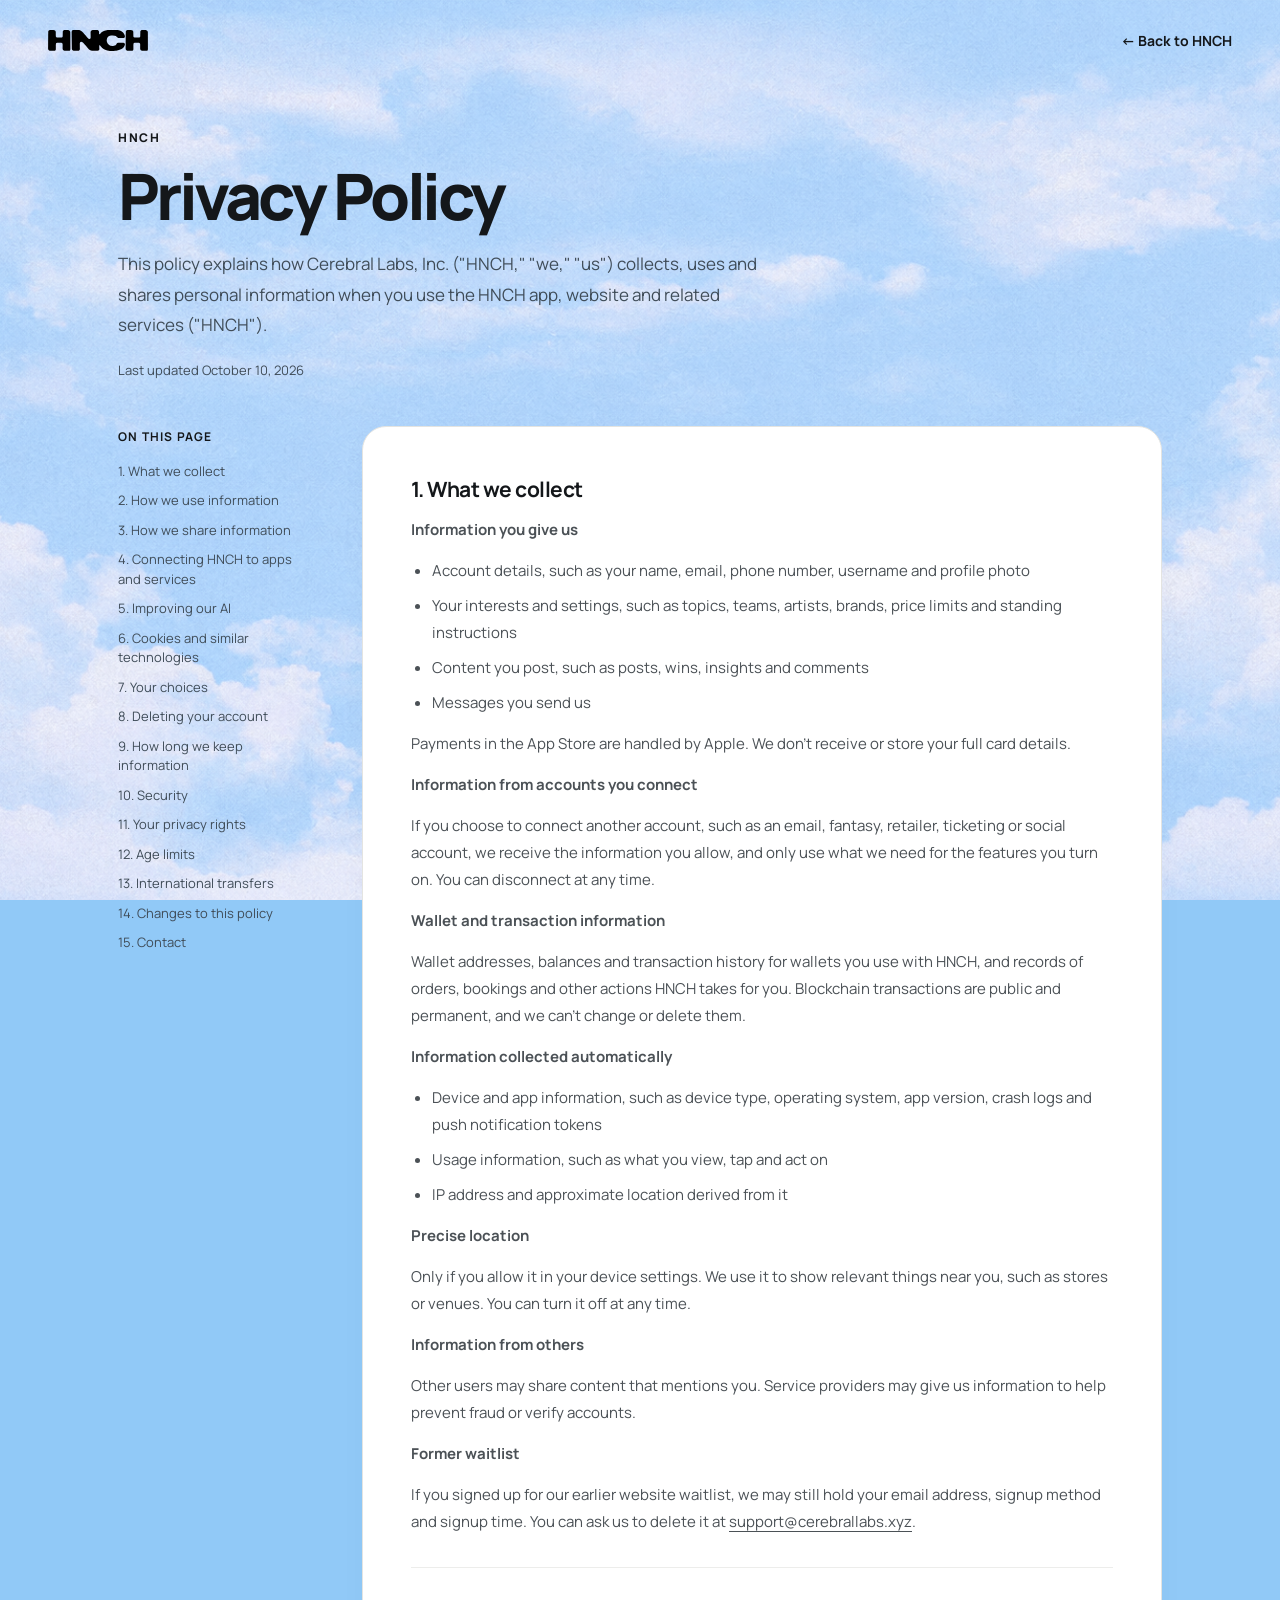
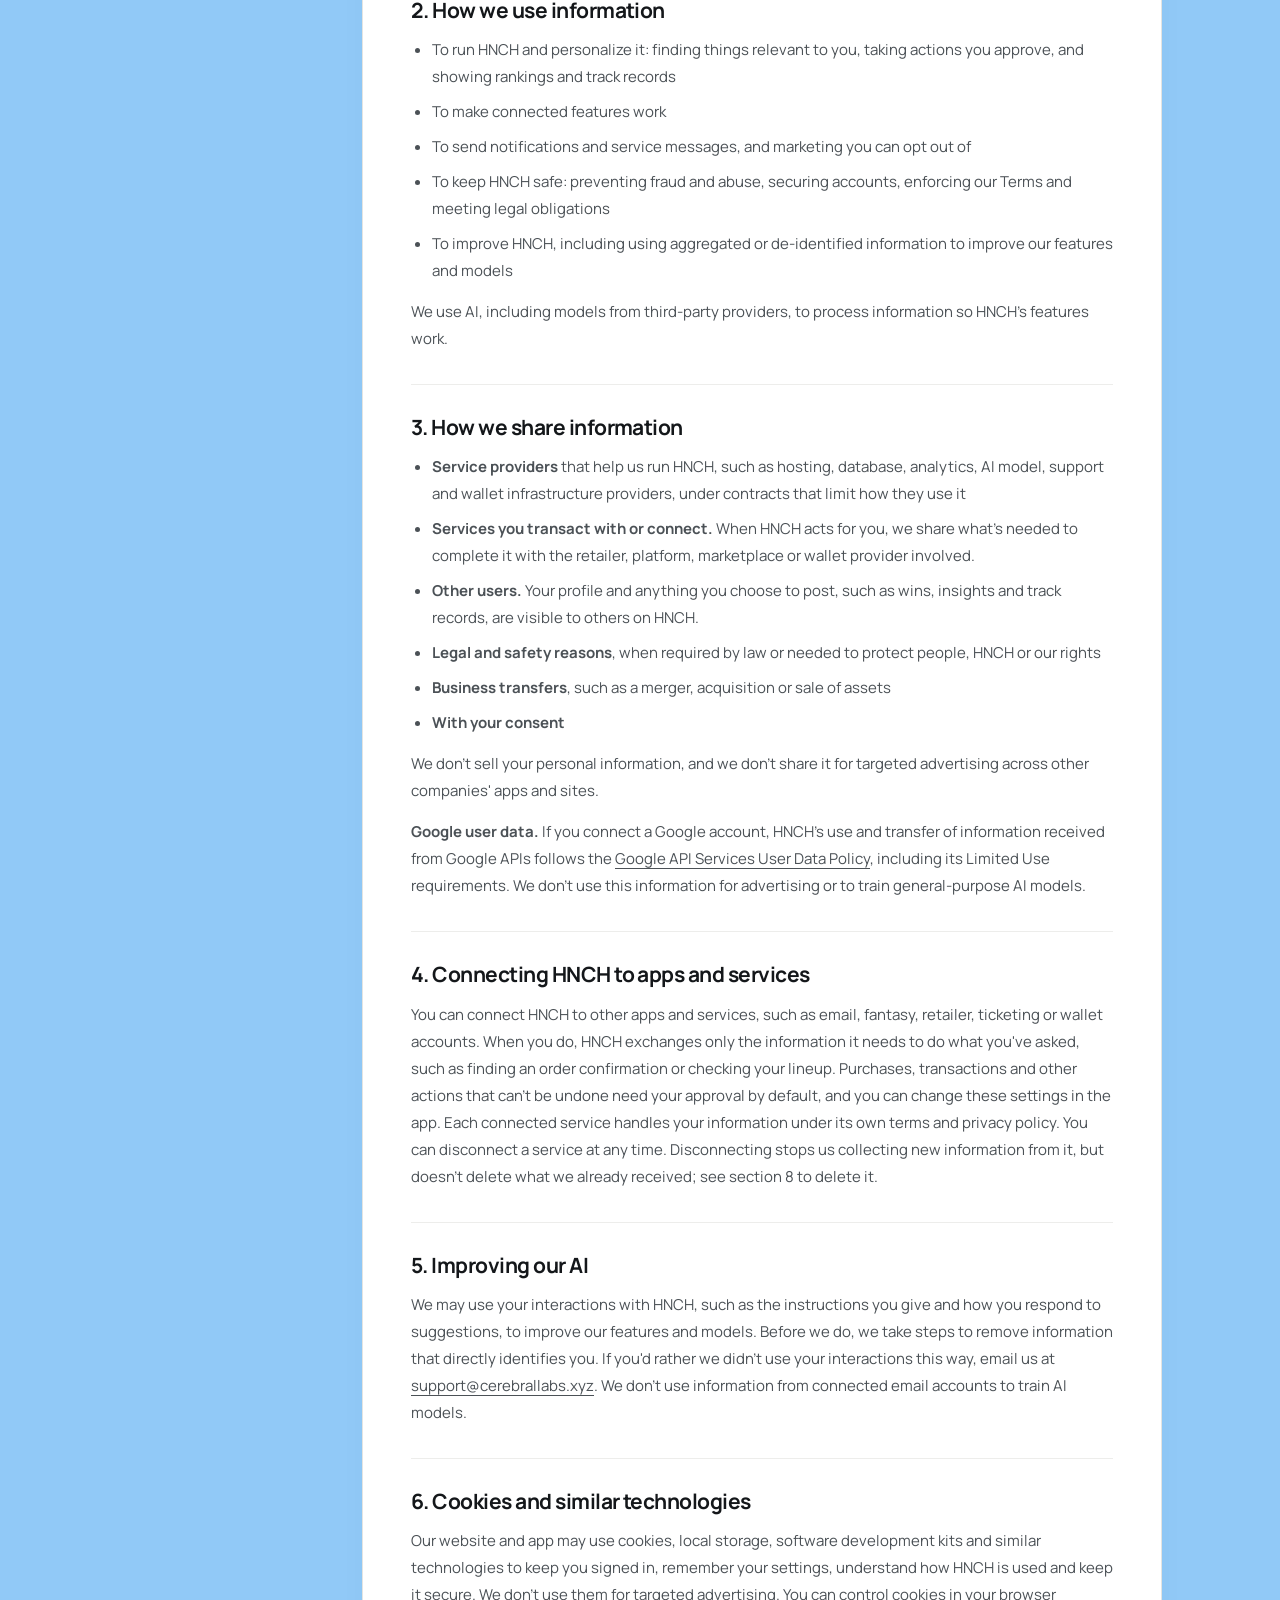
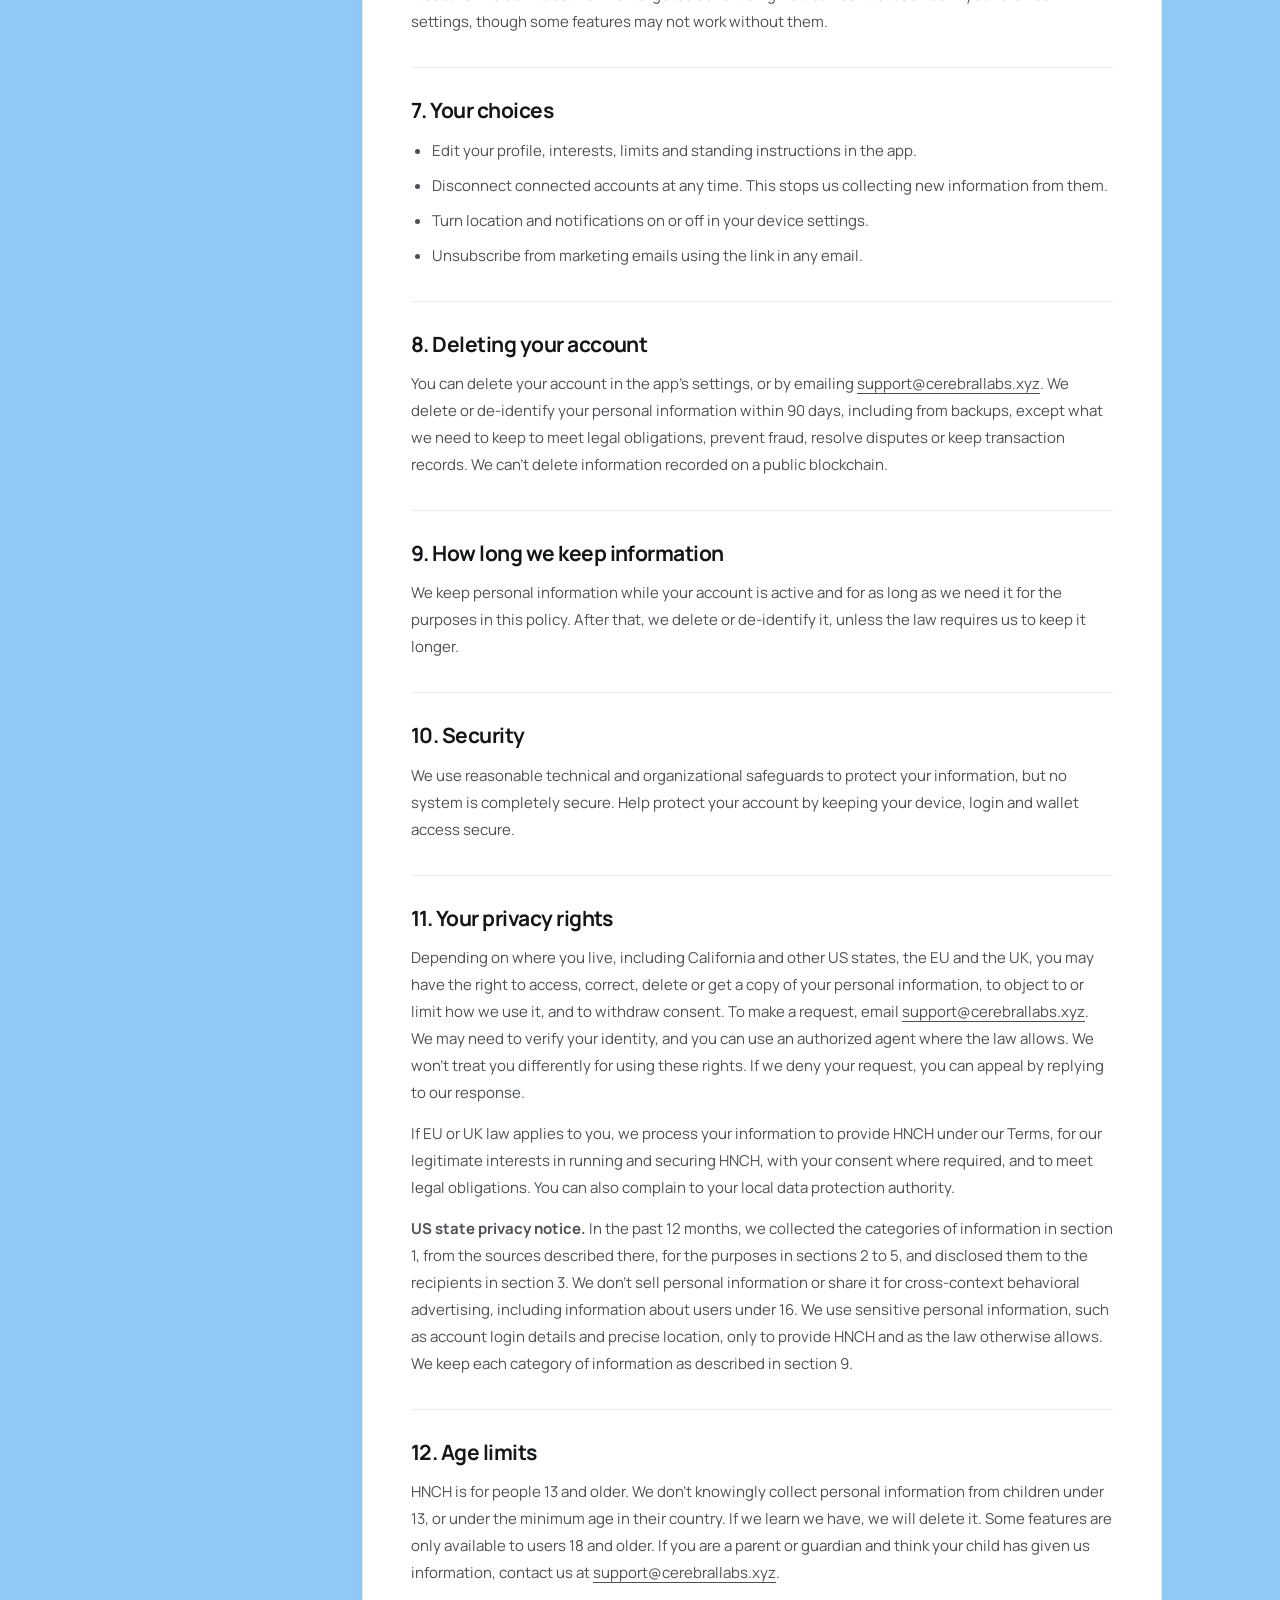
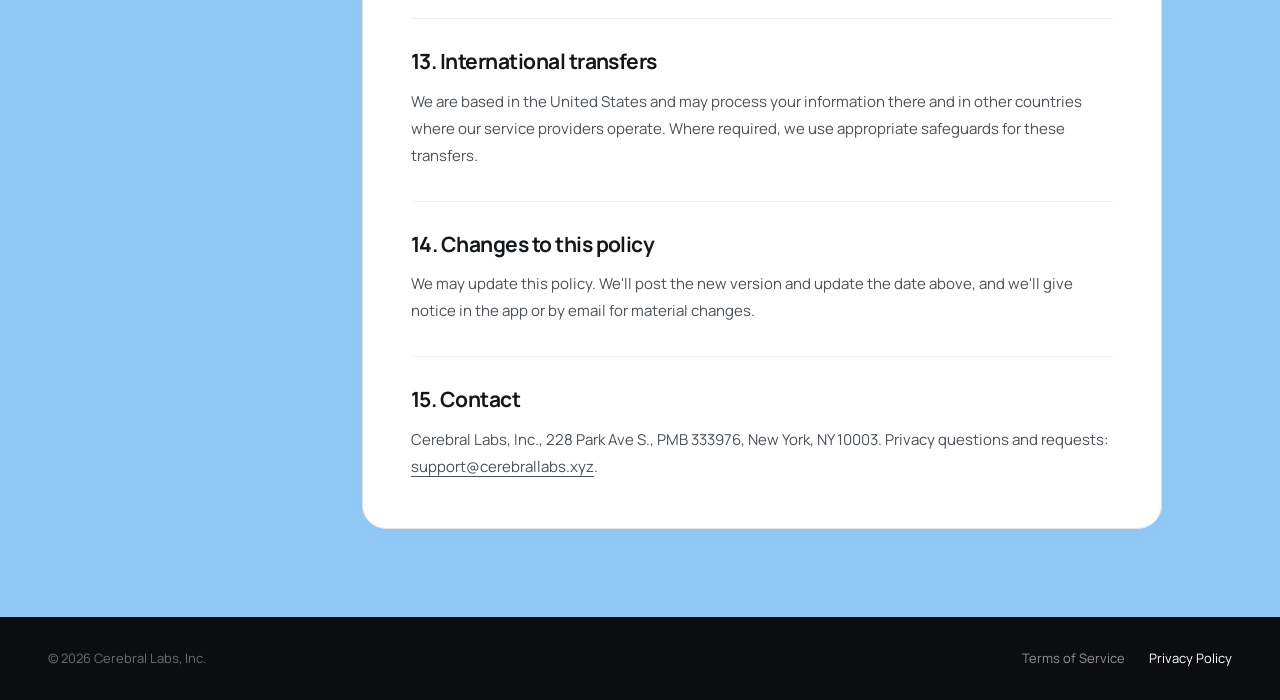
<file: privacy.html>
<!DOCTYPE html>
<html lang="en">
<head>
  <meta charset="UTF-8">
  <meta name="viewport" content="width=device-width, initial-scale=1">
  <title>Privacy Policy — HNCH</title>
  <link rel="canonical" href="https://hnchapp.com/privacy/">
  <script>location.replace('/privacy/' + location.search + location.hash);</script>
  <meta http-equiv="refresh" content="0; url=/privacy/">
</head>
<body>
  <p>The Privacy Policy has moved to <a href="/privacy/">/privacy/</a>.</p>
</body>
</html>
</file>
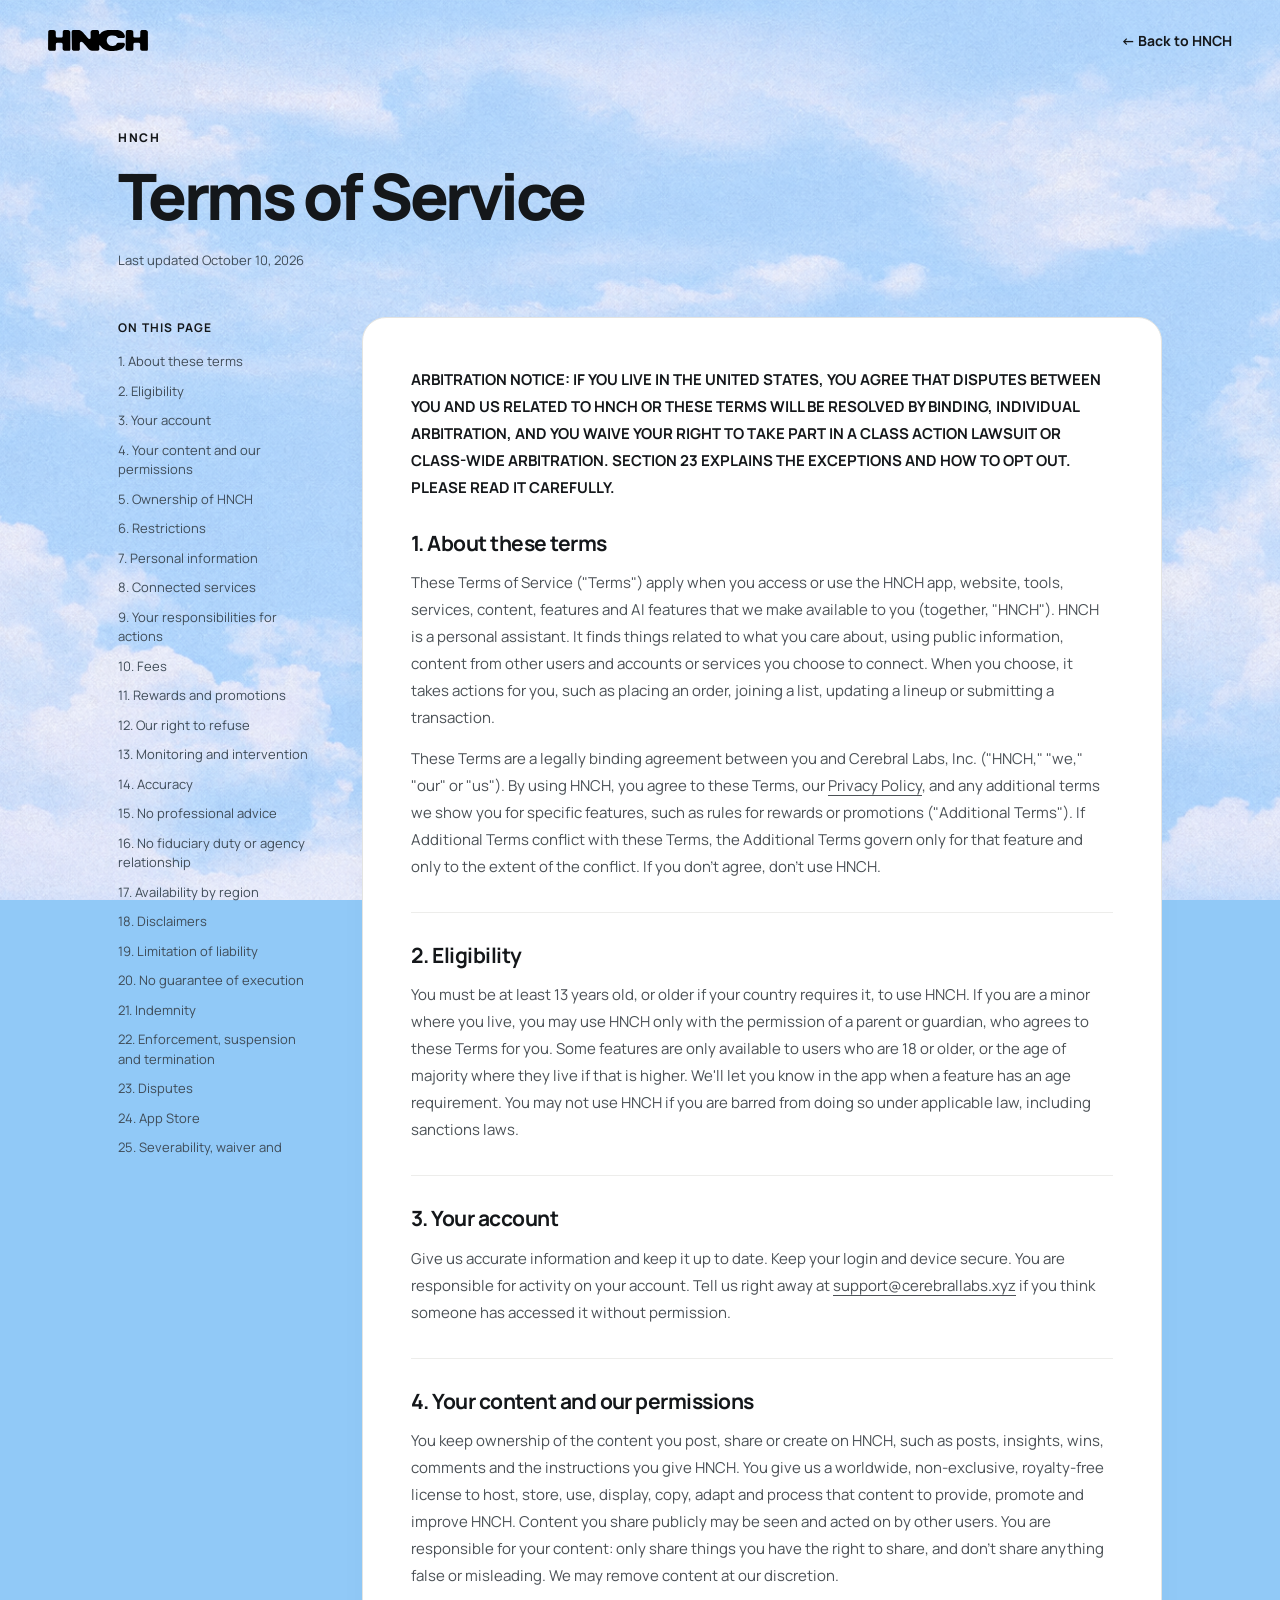
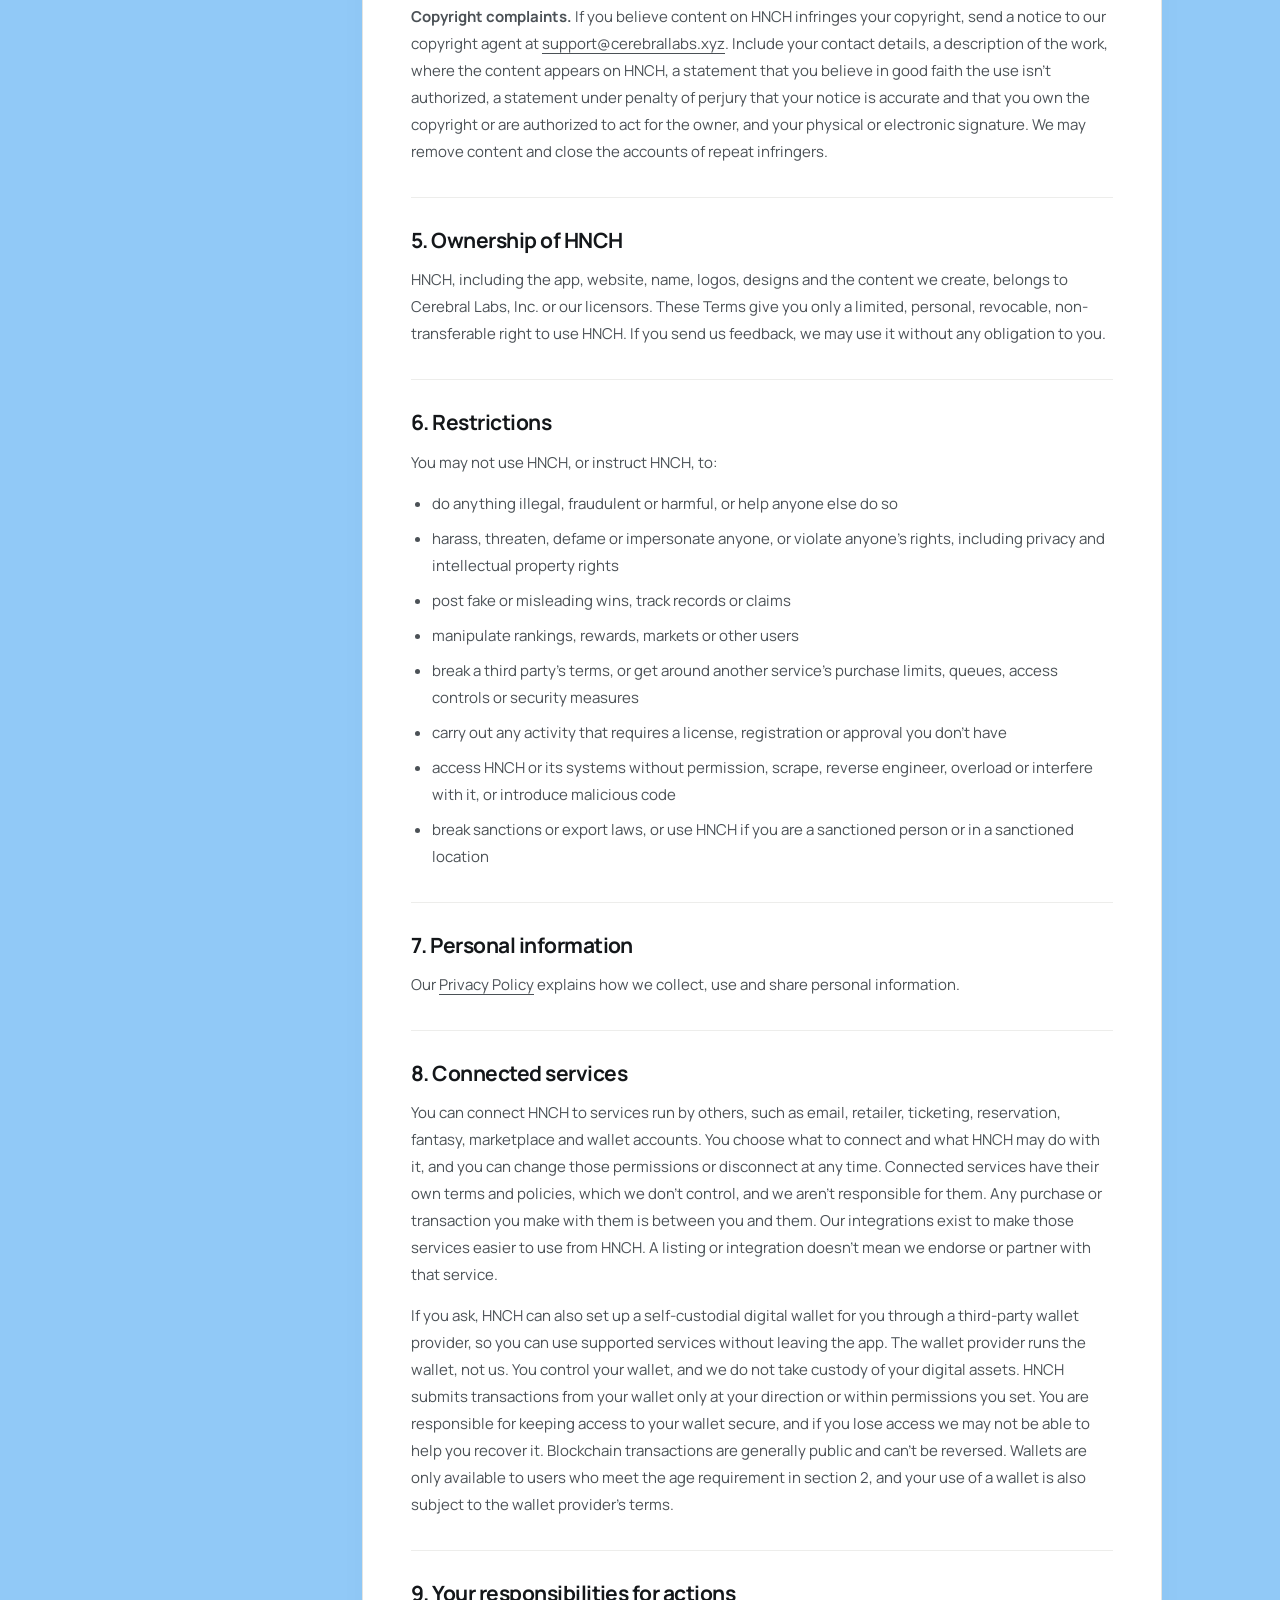
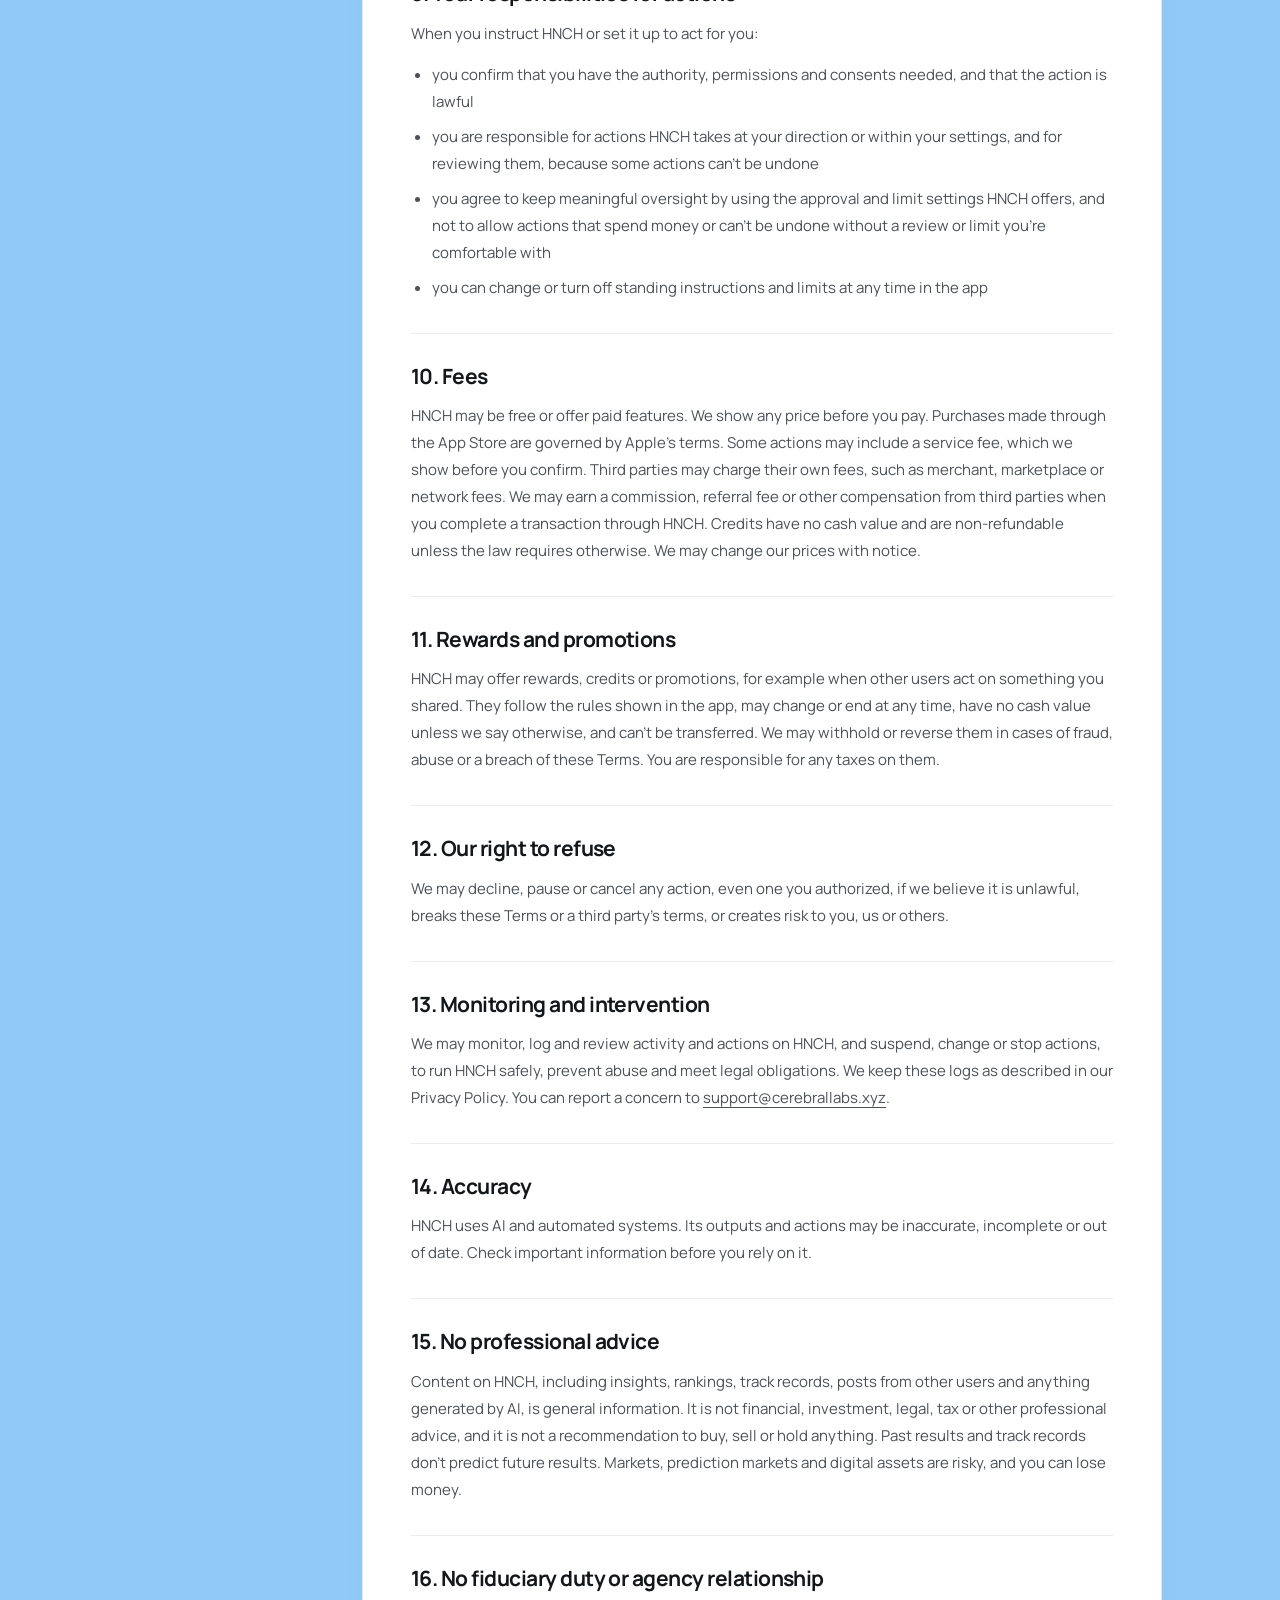
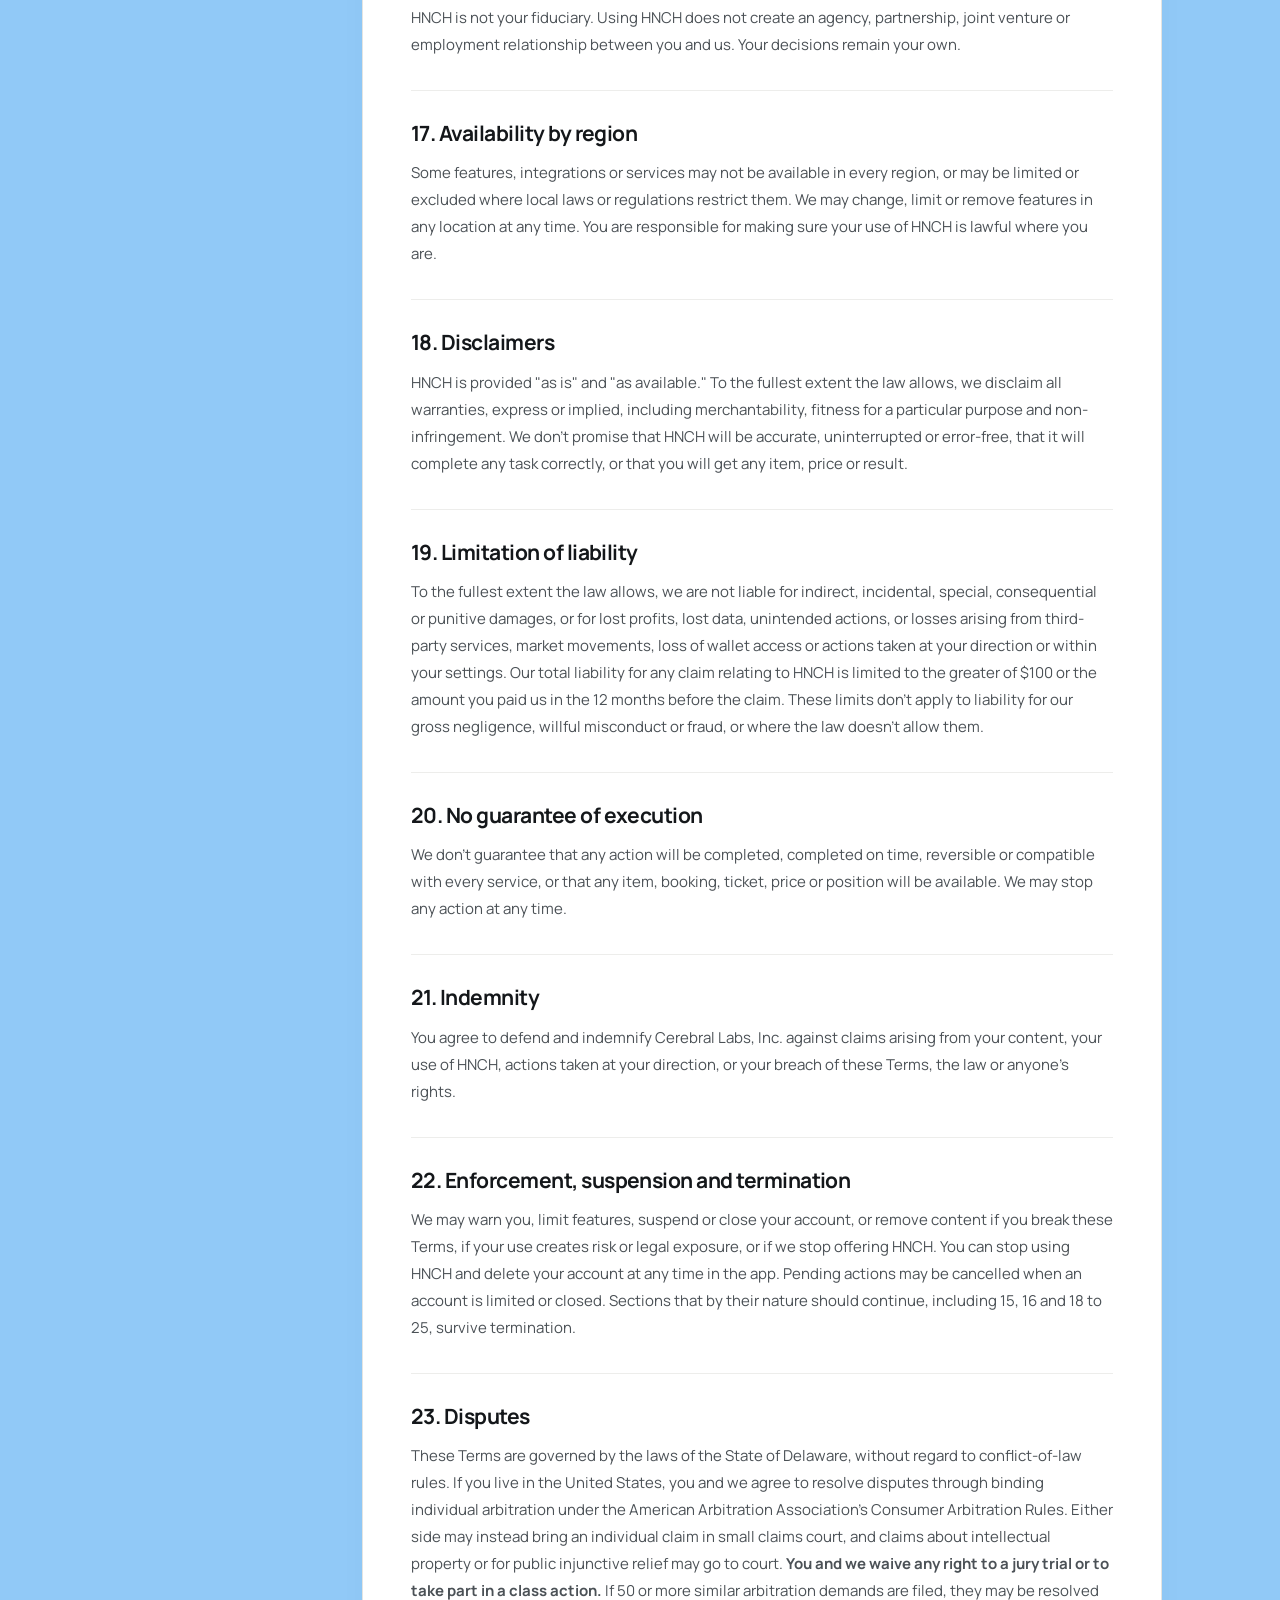
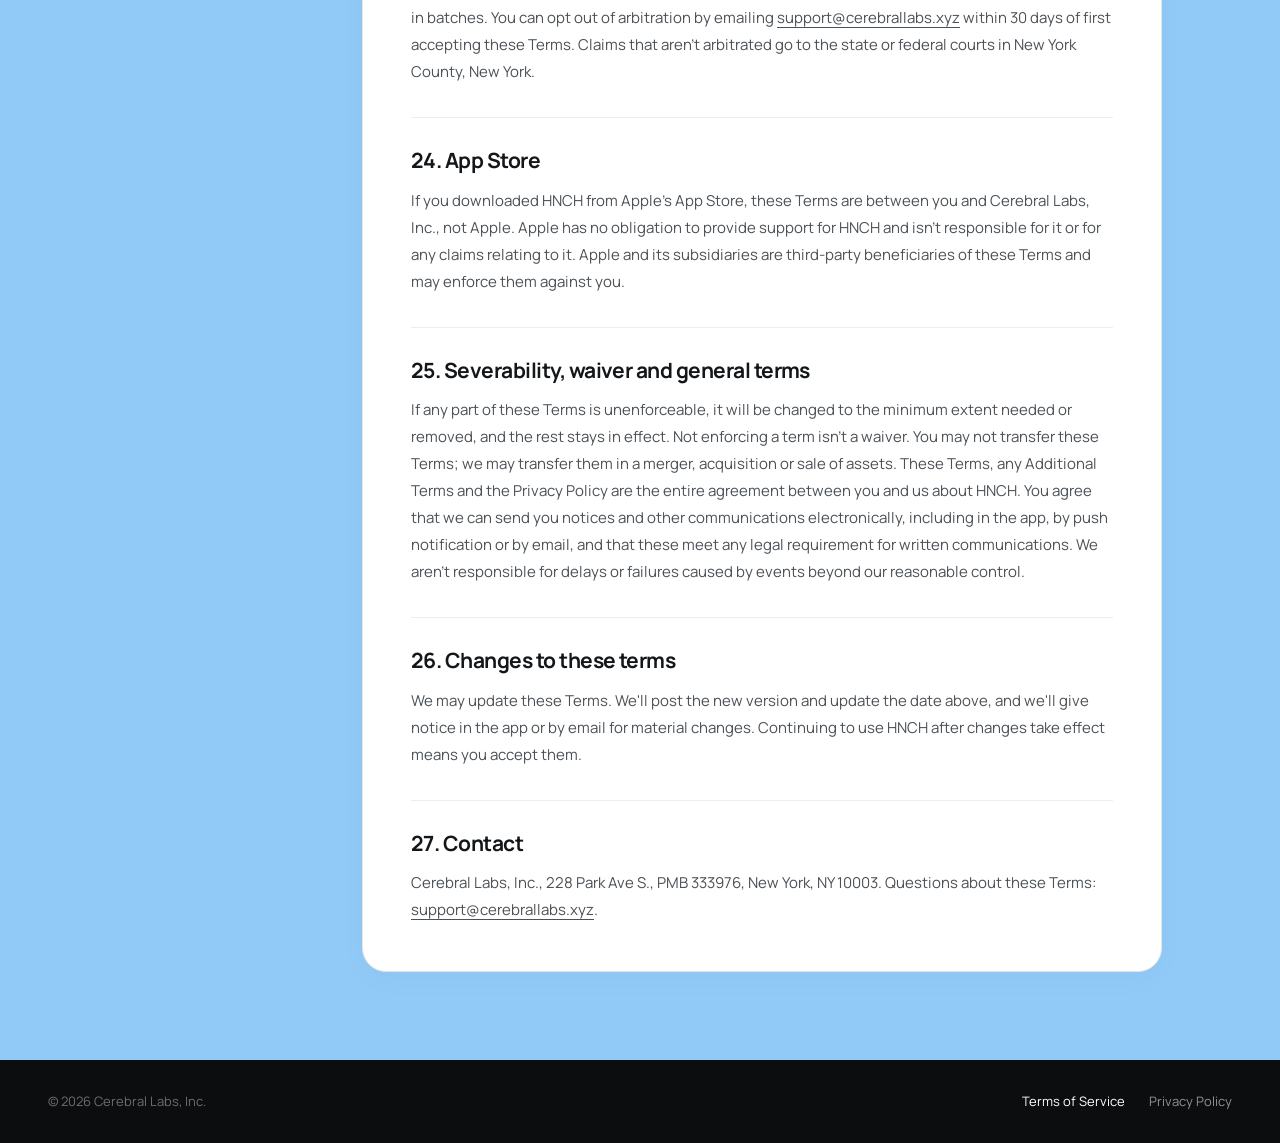
<file: terms.html>
<!DOCTYPE html>
<html lang="en">
<head>
  <meta charset="UTF-8">
  <meta name="viewport" content="width=device-width, initial-scale=1">
  <title>Terms of Service — HNCH</title>
  <link rel="canonical" href="https://hnchapp.com/terms-of-service/">
  <script>location.replace('/terms-of-service/' + location.search + location.hash);</script>
  <meta http-equiv="refresh" content="0; url=/terms-of-service/">
</head>
<body>
  <p>The Terms of Service have moved to <a href="/terms-of-service/">/terms-of-service/</a>.</p>
</body>
</html>
</file>
<file: styles.css>
@font-face {
  font-family: "Manrope";
  src: url("assets/manrope-bold.ttf") format("truetype");
  font-style: normal;
  font-weight: 700;
  font-display: swap;
}

@font-face {
  font-family: "Manrope";
  src: url("assets/manrope-semibold.ttf") format("truetype");
  font-style: normal;
  font-weight: 600;
  font-display: swap;
}

@font-face {
  font-family: "Manrope";
  src: url("assets/manrope-medium.ttf") format("truetype");
  font-style: normal;
  font-weight: 500;
  font-display: swap;
}

:root {
  --viewport-height: 100svh;
  --page-fallback: #91c9f7;
  --browser-edge: var(--page-fallback);
}

* {
  box-sizing: border-box;
}

html,
body {
  width: 100%;
  min-width: 0;
  min-height: 100%;
  margin: 0;
}

html {
  background: var(--browser-edge);
  overflow-x: hidden;
  overflow-y: auto;
}

body {
  color: #000;
  background: var(--browser-edge);
  font-family: "Manrope", Arial, sans-serif;
  overflow-x: hidden;
  overflow-y: auto;
}

/* Keep the working dark page canvas below the footer. Isolate only the top
   status-bar color on touch devices with a solid, viewport-attached sky edge.
   WebKit samples 4px inward with a 2px sample, so a 1px strip is insufficient. */
.browser-top-edge {
  display: none;
}

@media (pointer: coarse) {
  .browser-top-edge {
    display: block;
    position: fixed;
    z-index: 3;
    top: 0;
    right: 0;
    left: 0;
    height: max(8px, env(safe-area-inset-top, 0px));
    background: var(--page-fallback);
    pointer-events: none;
  }
}

.landing {
  position: relative;
  width: 100%;
  height: var(--viewport-height);
  min-height: 0;
  overflow: hidden;
  isolation: isolate;
  background: var(--page-fallback);
}

.landing__sky {
  position: absolute;
  z-index: 0;
  inset: 0;
  width: 100%;
  height: 100%;
  object-fit: cover;
  user-select: none;
}

.cloud-field {
  position: absolute;
  z-index: 1;
  inset: 0;
  overflow: hidden;
  pointer-events: none;
}

.floating-cloud {
  position: absolute;
  left: 0;
  display: block;
  height: auto;
  max-width: none;
  opacity: var(--cloud-opacity);
  filter: blur(var(--cloud-blur));
  user-select: none;
  will-change: transform;
  animation: cloud-drift var(--cloud-duration) linear var(--cloud-delay) infinite;
}

.floating-cloud--far {
  --cloud-opacity: 0.17;
  --cloud-blur: 1.6px;
  --cloud-duration: 68s;
  --cloud-delay: -47s;
  top: 13%;
  width: clamp(270px, 27vw, 430px);
}

.floating-cloud--middle {
  --cloud-opacity: 0.23;
  --cloud-blur: 0.8px;
  --cloud-duration: 54s;
  --cloud-delay: -16s;
  top: 48%;
  width: clamp(360px, 39vw, 620px);
}

.floating-cloud--near {
  --cloud-opacity: 0.28;
  --cloud-blur: 0.25px;
  --cloud-duration: 43s;
  --cloud-delay: -34s;
  top: 75%;
  width: clamp(440px, 48vw, 760px);
}

@keyframes cloud-drift {
  from {
    transform: translate3d(-110%, 0, 0);
  }

  to {
    transform: translate3d(calc(100vw + 10%), 0, 0);
  }
}

.landing__logo {
  position: absolute;
  z-index: 2;
  top: max(4.59%, calc(env(safe-area-inset-top, 0px) + 16px));
  left: 50%;
  width: 82px;
  height: auto;
  filter: invert(1);
  transform: translateX(-50%);
}

.hero {
  position: absolute;
  z-index: 2;
  top: 38.96%;
  left: 50%;
  display: flex;
  width: min(100% - 40px, 560px);
  flex-direction: column;
  align-items: center;
  transform: translateX(-50%);
  text-align: center;
}

.hero h1 {
  width: 100%;
  margin: 0;
  color: #000;
  font-size: 48px;
  font-weight: 700;
  line-height: 58px;
  letter-spacing: 0;
}

.hero h1 span {
  display: block;
}

.download-button {
  display: inline-flex;
  min-height: 56px;
  margin-top: 54px;
  padding: 16px;
  align-items: center;
  justify-content: center;
  gap: 10px;
  border-radius: 100px;
  color: #fff;
  background: #000;
  font-size: 20px;
  font-weight: 600;
  line-height: 24px;
  text-decoration: none;
  white-space: nowrap;
  transition:
    transform 160ms ease,
    background-color 160ms ease;
  -webkit-tap-highlight-color: transparent;
}

.download-button img {
  display: block;
  width: 24px;
  height: 24px;
  flex: 0 0 24px;
}

.download-button:hover {
  background: #171717;
  transform: translateY(-2px);
}

.download-button:active {
  transform: translateY(0) scale(0.98);
}

.download-button:focus-visible {
  outline: 3px solid #fff;
  outline-offset: 3px;
  box-shadow: 0 0 0 6px #000;
}

.site-footer {
  padding: clamp(48px, 6vw, 72px) max(clamp(24px, 5vw, 48px), env(safe-area-inset-right, 0px)) calc(40px + env(safe-area-inset-bottom, 0px)) max(clamp(24px, 5vw, 48px), env(safe-area-inset-left, 0px));
  color: #fff;
  background: #0c0d0e;
}

.site-footer__inner {
  display: grid;
  grid-template-columns: minmax(116px, 1fr) auto;
  max-width: 1280px;
  margin: 0 auto;
  gap: 48px 40px;
}

.site-footer__brand {
  align-self: start;
  justify-self: start;
  line-height: 0;
}

.site-footer__brand img {
  display: block;
  width: 116px;
  height: auto;
}

.site-footer__nav {
  display: grid;
  grid-template-columns: repeat(3, max-content);
  align-self: start;
  gap: clamp(36px, 6vw, 80px);
}

.footer-group {
  display: flex;
  flex-direction: column;
  align-items: flex-start;
  gap: 11px;
}

.footer-group h2 {
  margin: 0 0 3px;
  color: #fff;
  font-size: 15px;
  font-weight: 700;
  letter-spacing: -0.01em;
  line-height: 1.2;
}

.footer-group a {
  color: rgba(255, 255, 255, 0.55);
  font-size: 15px;
  font-weight: 500;
  line-height: 1.35;
  text-decoration: none;
  transition:
    color 160ms ease,
    opacity 160ms ease;
}

.footer-group a:hover {
  color: #fff;
}

.footer-group a:focus-visible,
.site-footer__brand:focus-visible {
  border-radius: 3px;
  outline: 2px solid #fff;
  outline-offset: 5px;
}

.site-footer__copyright {
  grid-column: 1 / -1;
  align-self: end;
  margin: 0;
  color: rgba(255, 255, 255, 0.4);
  font-size: 14px;
  font-weight: 500;
  line-height: 1.35;
}

@media (min-width: 641px) and (max-width: 900px) {
  .site-footer__inner {
    grid-template-columns: minmax(116px, 1fr) auto;
    column-gap: 32px;
  }

  .site-footer__nav {
    gap: clamp(24px, 4vw, 36px);
  }
}

@media (max-width: 640px) {
  .landing__logo {
    top: max(clamp(20px, 4.59svh, 36px), calc(env(safe-area-inset-top, 0px) + 16px));
    width: 64px;
  }

  .floating-cloud--far {
    top: 16%;
    width: 280px;
  }

  .floating-cloud--middle {
    top: 52%;
    width: 390px;
  }

  .floating-cloud--near {
    top: 78%;
    width: 470px;
  }

  .hero {
    top: 36%;
    width: calc(100% - 24px);
  }

  .hero h1 {
    font-size: clamp(28px, 9.5vw, 42px);
    line-height: 1.16;
  }

  .download-button {
    min-height: clamp(48px, 6.4vh, 54px);
    margin-top: clamp(28px, 6vh, 44px);
    padding: 12px 14px;
    gap: 8px;
    font-size: clamp(15px, 4.7vw, 18px);
    line-height: 22px;
  }

  .download-button img {
    width: clamp(20px, 6vw, 24px);
    height: clamp(20px, 6vw, 24px);
    flex-basis: clamp(20px, 6vw, 24px);
  }

  .site-footer {
    padding: 40px max(22px, env(safe-area-inset-right, 0px)) calc(26px + env(safe-area-inset-bottom, 0px)) max(22px, env(safe-area-inset-left, 0px));
  }

  .site-footer__inner {
    grid-template-columns: 1fr;
    grid-template-rows: auto auto auto;
    row-gap: 0;
  }

  .site-footer__brand img {
    width: 88px;
  }

  .site-footer__nav {
    grid-row: 2;
    grid-template-columns: repeat(2, minmax(0, 1fr));
    width: 100%;
    margin-top: 26px;
    gap: 26px 24px;
  }

  .footer-group--company {
    grid-row: span 2;
  }

  .footer-group {
    gap: 11px;
  }

  .footer-group h2 {
    margin-bottom: 3px;
    font-size: 15px;
  }

  .footer-group a {
    font-size: 15px;
  }

  .site-footer__copyright {
    grid-row: 3;
    margin-top: 30px;
    font-size: 13px;
  }
}

@media (max-width: 340px) {
  .hero {
    width: calc(100% - 20px);
  }

  .hero h1 {
    font-size: clamp(27px, 9.2vw, 31px);
  }

  .site-footer {
    padding-inline: 20px;
  }

  .site-footer__nav {
    grid-template-columns: 1fr;
    gap: 32px;
  }

  .footer-group--company {
    grid-row: auto;
  }
}

@media (max-height: 540px) and (orientation: portrait) {
  .landing__logo {
    top: calc(18px + env(safe-area-inset-top, 0px));
    width: 64px;
  }

  .hero {
    top: 35%;
  }

  .download-button {
    margin-top: 26px;
  }
}

@media (max-height: 650px) and (orientation: landscape) {
  .landing__logo {
    top: calc(16px + env(safe-area-inset-top, 0px));
    width: 64px;
  }

  .hero {
    top: 28%;
  }

  .hero h1 {
    font-size: clamp(28px, 6vw, 34px);
    line-height: 1.12;
  }

  .download-button {
    min-height: 46px;
    margin-top: 18px;
    padding-block: 11px;
  }
}

@media (prefers-reduced-motion: reduce) {
  .download-button {
    transition: none;
  }

  .floating-cloud {
    animation: none;
  }

  .floating-cloud--far {
    transform: translateX(-20%);
  }

  .floating-cloud--middle {
    left: auto;
    right: -22%;
  }

  .floating-cloud--near {
    transform: translateX(28%);
  }
}
</file>
<file: legal.css>
:root {
  --paper: #91c9f7;
  --ink: #14171a;
  --muted: #3f4c58;
}
* { box-sizing: border-box; }
html { scroll-behavior: smooth; }
body {
  position: relative;
  isolation: isolate;
  min-height: 100vh;
  margin: 0;
  color: var(--ink);
  background-color: var(--paper);
  font-family: 'Manrope', system-ui, -apple-system, 'Segoe UI', sans-serif;
  -webkit-font-smoothing: antialiased;
  line-height: 1.8;
}
body::before {
  content: "";
  position: fixed;
  inset: 0;
  z-index: -1;
  pointer-events: none;
  background: linear-gradient(rgba(255,255,255,.38), rgba(255,255,255,.38)), url("/assets/sky.png") center / cover no-repeat;
}
a { color: inherit; text-underline-offset: 4px; }
a:hover { color: #000; }
a:focus-visible { outline: 3px solid var(--ink); outline-offset: 5px; border-radius: 3px; }
.skip-link { position: absolute; left: 20px; top: -100px; padding: 8px 16px; background: white; z-index: 2; }
.skip-link:focus { top: 12px; }
.nav { max-width: 1280px; margin: auto; padding: 28px clamp(22px,4vw,48px); display: flex; align-items: center; justify-content: space-between; gap: 20px; }
.brand { display: inline-flex; }
.brand img { display: block; width: 100px; height: auto; }
.home-link { text-decoration: none; font-size: 14px; font-weight: 700; }
main { max-width: 1100px; padding: 46px 28px 88px; margin: auto; }
.eyebrow { font-size: 12px; font-weight: 800; letter-spacing: .14em; text-transform: uppercase; color: var(--ink); }
h1 { margin: 12px 0 18px; font-size: clamp(36px,6vw,64px); line-height: 1.1; letter-spacing: -.055em; font-weight: 800; }
.intro { color: var(--muted); max-width: 650px; font-size: 17px; margin: 0 0 18px; }
.date { font-size: 13px; color: var(--muted); margin: 0; }
.layout { display: grid; grid-template-columns: 200px minmax(0,1fr); gap: 44px; align-items: start; margin-top: 44px; }
.contents { position: sticky; top: 28px; max-height: calc(100svh - 56px); overflow-y: auto; padding-right: 8px; }
.contents h2 { margin: 0 0 14px; font-size: 12px; text-transform: uppercase; letter-spacing: .1em; }
.contents ol { margin: 0; padding: 0; list-style: none; }
.contents li { margin-bottom: 10px; }
.contents a { display: block; color: var(--muted); font-size: 13px; text-decoration: none; line-height: 1.5; }
.contents a:hover { color: #000; }
article { padding: clamp(24px,4vw,48px); border: 1px solid #e4e4e1; border-radius: 24px; background: white; box-shadow: 0 8px 32px rgba(20,23,26,.025); }
article section { scroll-margin-top: 28px; }
article section + section { margin-top: 32px; padding-top: 28px; border-top: 1px solid #ededeb; }
article h2 { margin: 0 0 12px; font-size: 21px; line-height: 1.35; letter-spacing: -.025em; }
article .legal-notice { color: var(--ink); margin-bottom: 28px; }
article p, article ul { font-size: 15px; color: #4b5156; margin: 0 0 14px; }
article p:last-child, article ul:last-child { margin-bottom: 0; }
article ul { padding-left: 21px; }
article li + li { margin-top: 8px; }
article a { overflow-wrap: anywhere; }
.footer { padding: 30px clamp(22px,4vw,48px); color: rgba(255,255,255,.55); background: #0c0d0e; }
.footer-inner { max-width: 1184px; margin: auto; display: flex; justify-content: space-between; gap: 20px; flex-wrap: wrap; font-size: 13px; }
.footer p { margin: 0; color: rgba(255,255,255,.4); }
.footer nav { display: flex; gap: 24px; flex-wrap: wrap; }
.footer a { text-decoration: none; }
.footer a:hover, .footer a[aria-current="page"] { color: #fff; }
.footer a:focus-visible { outline-color: #fff; }
@media (max-width: 760px) {
  main { padding: 28px 20px 56px; }
  .layout { grid-template-columns: minmax(0,1fr); gap: 24px; margin-top: 28px; }
  .contents { position: static; max-height: none; overflow-y: visible; padding-right: 0; }
  .contents ol { display: grid; grid-template-columns: repeat(2,minmax(0,1fr)); column-gap: 20px; }
  article { border-radius: 18px; }
}
@media (prefers-reduced-motion: reduce) { html { scroll-behavior: auto; } }
@media print {
  body { background: white; }
  body::before { display: none; }
  .nav, .contents, .footer, .skip-link { display: none; }
  main { max-width: none; padding: 0; }
  .layout { display: block; margin-top: 24px; }
  article { border: 0; padding: 0; box-shadow: none; }
  article h2 { break-after: avoid; }
}
</file>
